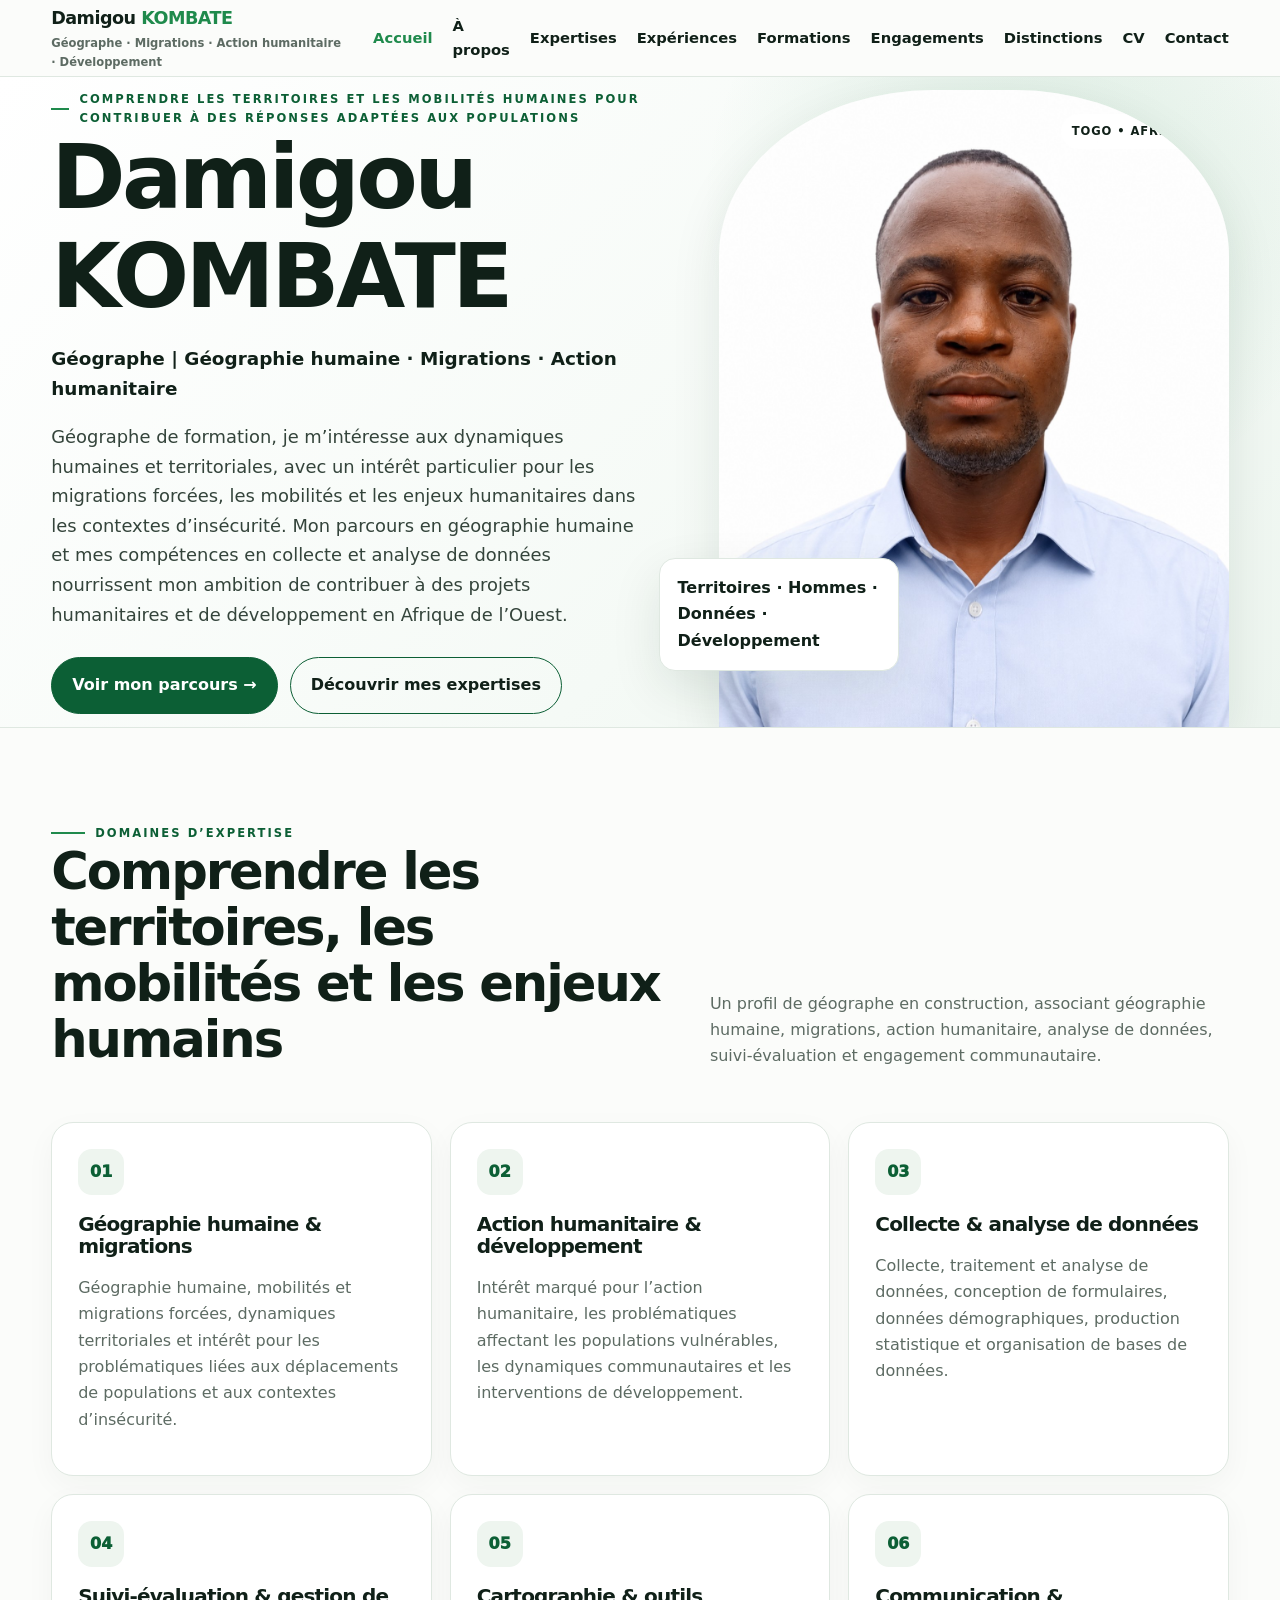
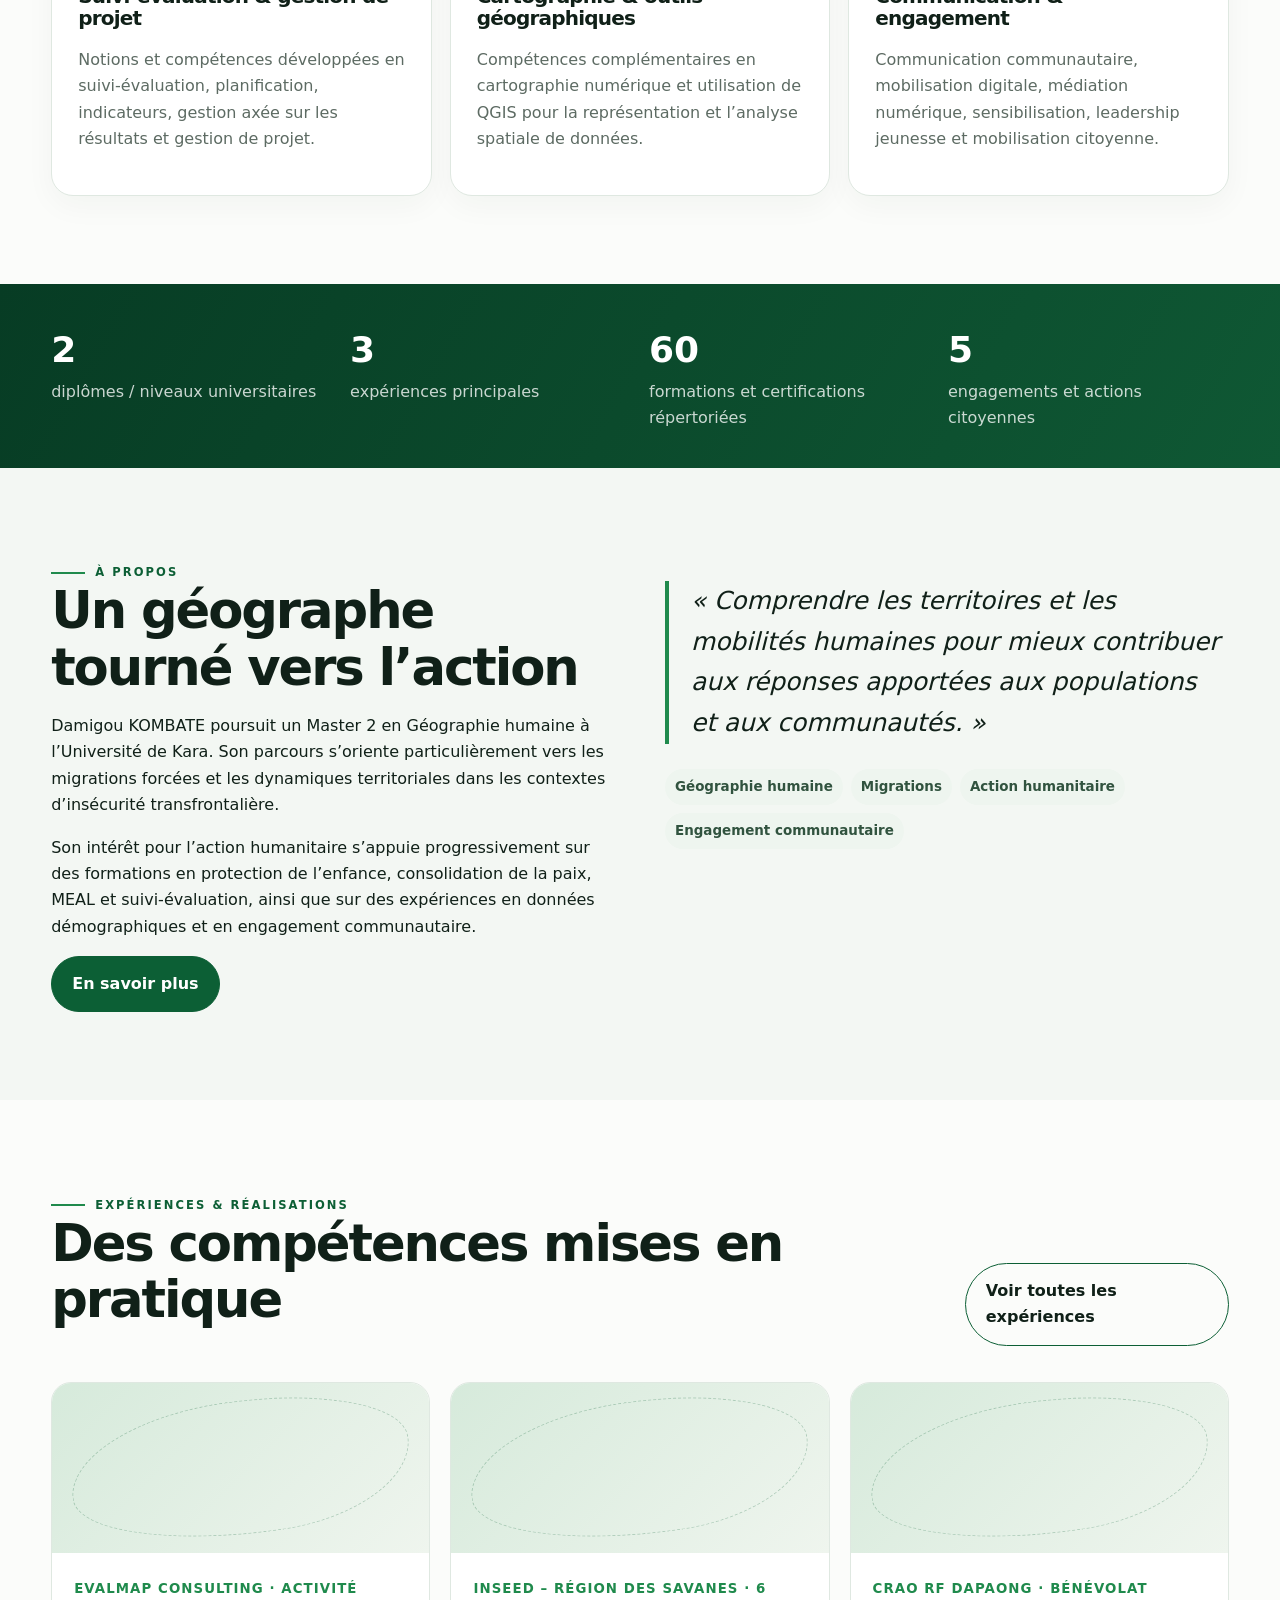
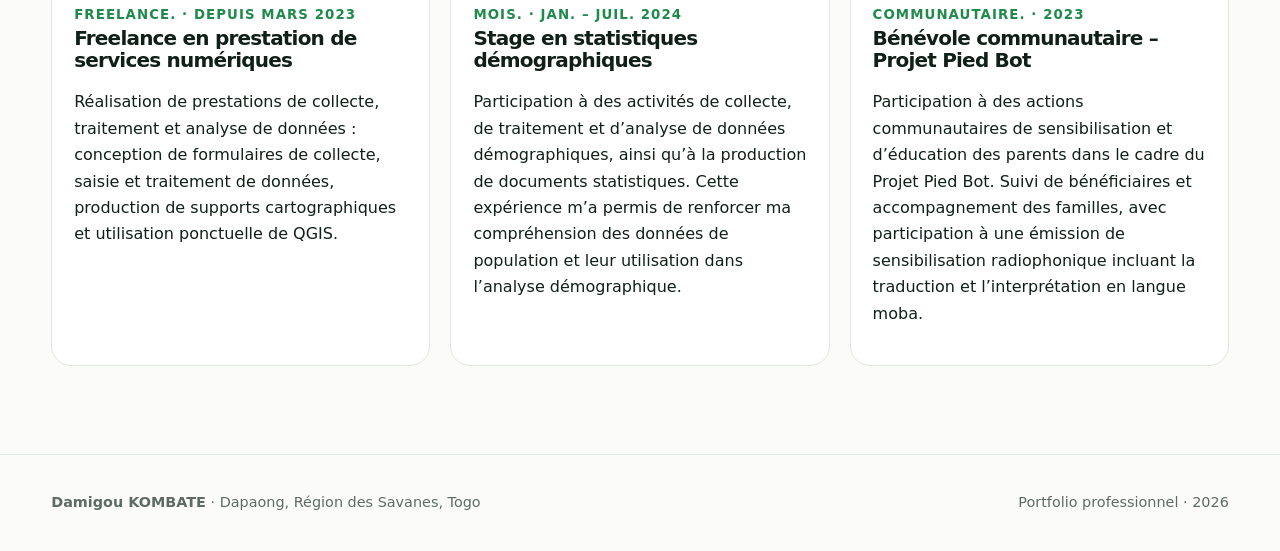
<file: index.html>
<!DOCTYPE html>

<html lang="fr"><head><meta charset="utf-8"/><meta content="width=device-width,initial-scale=1" name="viewport"/><meta content="Portfolio professionnel de Damigou KOMBATE, géographe orienté géographie humaine, migrations, action humanitaire et développement." name="description"/><title>Accueil | Damigou KOMBATE</title><link rel="canonical" href="https://damigoukombate.github.io/"/><meta property="og:type" content="website"/><meta property="og:locale" content="fr_FR"/><meta property="og:site_name" content="Portfolio de Damigou KOMBATE"/><meta property="og:title" content="Damigou KOMBATE | Géographie humaine · Migrations · Action humanitaire"/><meta property="og:description" content="Portfolio professionnel de Damigou KOMBATE, géographe orienté vers la géographie humaine, les migrations, l’action humanitaire et le développement."/><meta property="og:url" content="https://damigoukombate.github.io/"/><meta property="og:image" content="https://damigoukombate.github.io/assets/damigou-kombate-social-preview.jpg?v=2"/><meta property="og:image:secure_url" content="https://damigoukombate.github.io/assets/damigou-kombate-social-preview.jpg?v=2"/><meta property="og:image:type" content="image/jpeg"/><meta property="og:image:width" content="1200"/><meta property="og:image:height" content="630"/><meta property="og:image:alt" content="Damigou KOMBATE — Géographe, géographie humaine, migrations et action humanitaire"/><meta name="twitter:card" content="summary_large_image"/><meta name="twitter:title" content="Damigou KOMBATE | Géographie humaine · Migrations · Action humanitaire"/><meta name="twitter:description" content="Portfolio professionnel de Damigou KOMBATE."/><meta name="twitter:image" content="https://damigoukombate.github.io/assets/damigou-kombate-social-preview.jpg?v=2"/><link href="assets/style.css" rel="stylesheet"/></head><body><header class="topbar"><div class="container nav"><a class="brand" href="index.html"><span data-setting="brand_first">DAMIGOU</span> <b data-setting="brand_last">KOMBATE</b><small data-setting="brand_subtitle">Géographe · Données · SIG · Développement</small></a><nav class="links"><a class="active" href="index.html">Accueil</a><a class="" href="apropos.html">À propos</a><a class="" href="expertises.html">Expertises</a><a class="" href="experiences.html">Expériences</a><a class="" href="formations.html">Formations</a><a class="" href="engagements.html">Engagements</a><a class="" href="distinctions.html">Distinctions</a><a class="" href="cv.html">CV</a><a class="" href="contact.html">Contact</a></nav><button aria-label="Ouvrir le menu" class="menu-btn">☰</button></div></header>
<main><section class="hero"><div class="container hero-grid"><div><div class="eyebrow" data-setting="hero_eyebrow">Comprendre les territoires pour bâtir des solutions durables</div><h1 data-setting="name">DAMIGOU <span>KOMBATE</span></h1><div class="tagline" data-setting="hero_tagline">Géographe | Données · SIG · Migrations · Développement</div><p class="lead" data-setting="hero_text">Je mobilise la géographie, l’analyse de données et la cartographie pour mieux comprendre les dynamiques humaines et territoriales, avec un intérêt particulier pour les migrations, le développement et les enjeux de l’Afrique de l’Ouest.</p><div class="actions"><a class="btn primary" href="experiences.html">Voir mon parcours →</a><a class="btn" href="expertises.html">Découvrir mes expertises</a></div></div><div class="portrait-wrap"><div class="portrait-card"><img alt="Portrait professionnel de Damigou KOMBATE" data-setting-src="portrait" src="assets/portrait-damigou-kombate.png"/></div><div class="floating-note">Territoires · Hommes · Données · Développement</div></div></div></section>
<section class="section"><div class="container"><div class="section-head"><div><div class="eyebrow">Domaines d’expertise</div><h2>Comprendre les territoires, les mobilités et les enjeux humains</h2></div><p>Un profil de géographe en construction, associant géographie humaine, migrations, action humanitaire, analyse de données, suivi-évaluation et engagement communautaire.</p></div><div class="cards" data-cms-list="expertises"><article class="card"><h3>Chargement…</h3></article></div></div></section>
<section class="stats"><div class="container stats-grid"><div class="stat"><b data-count="academic_education">2</b><span>diplômes / niveaux universitaires</span></div><div class="stat"><b data-count="experiences">3</b><span>expériences principales</span></div><div class="stat"><b data-count="all_formations">60</b><span>formations et certifications répertoriées</span></div><div class="stat"><b data-count="engagements">7</b><span>engagements et actions citoyennes</span></div></div></section>
<section class="section alt"><div class="container split"><div><div class="eyebrow">À propos</div><h2>Un géographe tourné vers l’action</h2><p>Damigou KOMBATE poursuit un Master 2 en Géographie humaine à l’Université de Kara. Son parcours s’oriente particulièrement vers les migrations forcées et les dynamiques territoriales dans les contextes d’insécurité transfrontalière.</p><p>Son intérêt pour l’action humanitaire s’appuie progressivement sur des formations en protection de l’enfance, consolidation de la paix, MEAL et suivi-évaluation, ainsi que sur des expériences en données démographiques et en engagement communautaire.</p><a class="btn primary" href="apropos.html">En savoir plus</a></div><div><p class="quote">« Comprendre les territoires et les mobilités humaines pour mieux contribuer aux réponses apportées aux populations et aux communautés. »</p><div class="pill-row"><span class="pill">Géographie humaine</span><span class="pill">Migrations</span><span class="pill">Action humanitaire</span><span class="pill">Engagement communautaire</span></div></div></div></section>
<section class="section"><div class="container"><div class="section-head"><div><div class="eyebrow">Expériences &amp; réalisations</div><h2>Des compétences mises en pratique</h2></div><a class="btn" href="experiences.html">Voir toutes les expériences</a></div><div class="project-grid" data-home-experiences><article class="project"><div class="project-body"><h3>Chargement…</h3></div></article></div></div></section></main><footer class="footer"><div class="container footer-row"><div><strong data-setting="name">Damigou KOMBATE</strong> · <span data-setting="location">Dapaong, Région des Savanes, Togo</span></div><div>Portfolio professionnel · <span data-year=""></span></div></div></footer><script src="assets/main.js"></script><script src="assets/cms-content.js"></script></body></html>
</file>
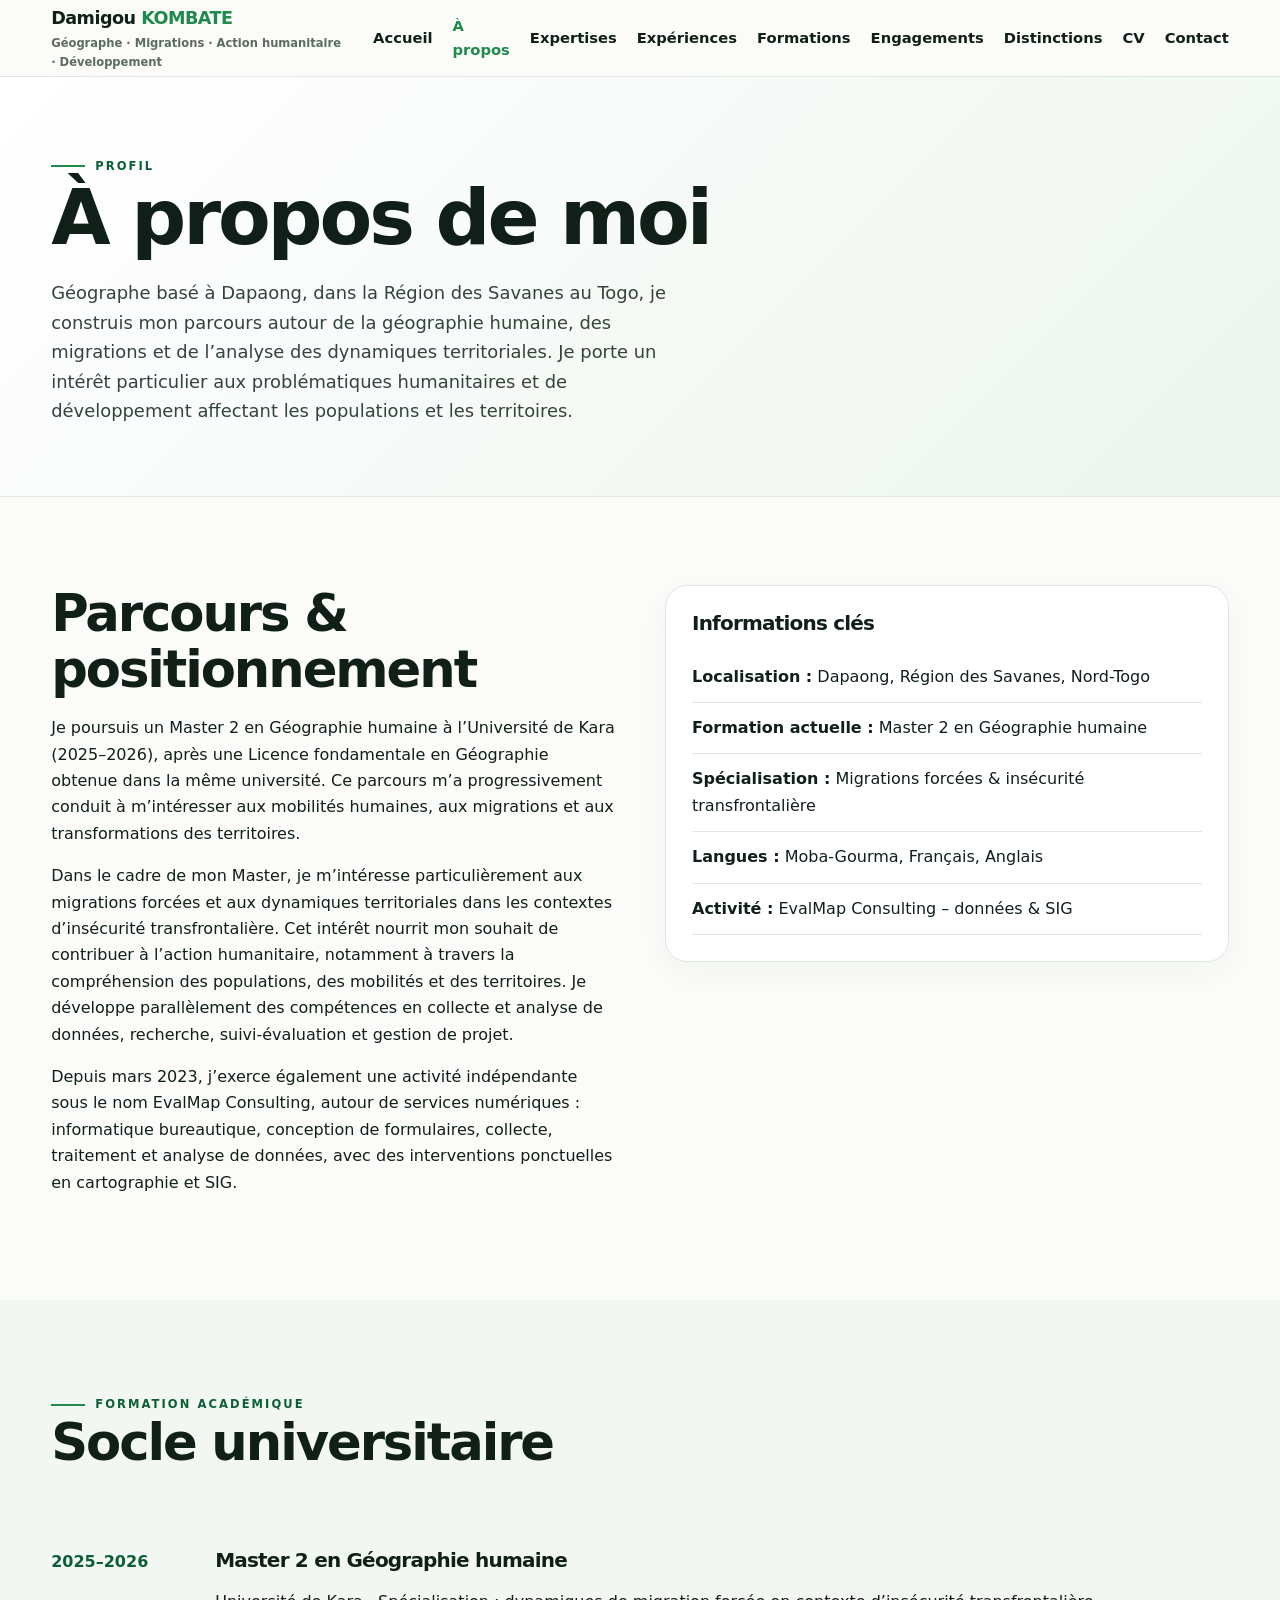
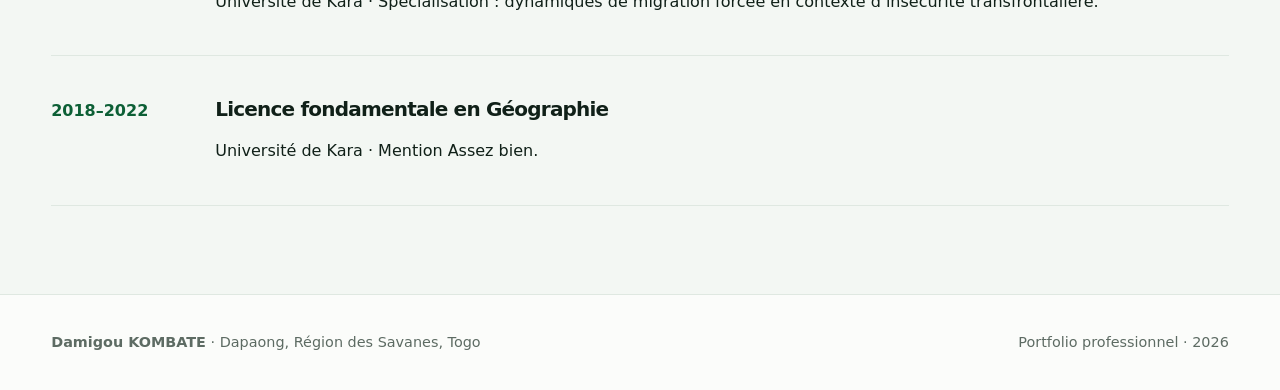
<file: apropos.html>
<!DOCTYPE html>

<html lang="fr"><head><meta charset="utf-8"/><meta content="width=device-width,initial-scale=1" name="viewport"/><meta content="Découvrez le parcours de Damigou KOMBATE, géographe basé à Dapaong au Togo, formé en géographie humaine et intéressé par les migrations forcées, les données et le SIG." name="description"/><title>À propos | Géographe à Dapaong | Damigou KOMBATE</title><link href="assets/style.css" rel="stylesheet"/><link href="https://damigoukombate.github.io/apropos.html" rel="canonical"/><meta content="website" property="og:type"/><meta content="À propos | Géographe à Dapaong | Damigou KOMBATE" property="og:title"/><meta content="Découvrez le parcours de Damigou KOMBATE, géographe basé à Dapaong au Togo, formé en géographie humaine et intéressé par les migrations forcées, les données et le SIG." property="og:description"/><meta content="https://damigoukombate.github.io/apropos.html" property="og:url"/><meta content="summary" name="twitter:card"/></head><body><header class="topbar"><div class="container nav"><a class="brand" href="index.html"><span data-setting="brand_first">DAMIGOU</span> <b data-setting="brand_last">KOMBATE</b><small data-setting="brand_subtitle">Géographe · Données · SIG · Développement</small></a><nav class="links"><a class="" href="index.html">Accueil</a><a class="active" href="apropos.html">À propos</a><a class="" href="expertises.html">Expertises</a><a class="" href="experiences.html">Expériences</a><a class="" href="formations.html">Formations</a><a class="" href="engagements.html">Engagements</a><a class="" href="distinctions.html">Distinctions</a><a class="" href="cv.html">CV</a><a class="" href="contact.html">Contact</a></nav><button aria-label="Ouvrir le menu" class="menu-btn">☰</button></div></header><main><section class="page-hero"><div class="container"><div class="eyebrow">Profil</div><h1>À propos de moi</h1><p class="lead" data-setting="about_lead">Géographe basé à Dapaong, Région des Savanes, avec un parcours orienté géographie humaine, données, SIG et développement.</p></div></section><section class="section"><div class="container split"><div><h2>Parcours &amp; positionnement</h2><p data-setting="about_p1">Je poursuis un Master 2 en Géographie humaine à l’Université de Kara (2025–2026), après une Licence fondamentale en Géographie obtenue à la même université.</p><p data-setting="about_p2">Ma spécialisation porte sur les dynamiques de migration forcée dans un contexte d’insécurité transfrontalière. Je développe parallèlement des compétences en analyse de données, cartographie numérique, recherche, suivi-évaluation et gestion de projet.</p><p data-setting="about_p3">Depuis mars 2023, j’exerce également une activité indépendante sous le nom <strong>EvalMap Consulting</strong>, centrée sur les services de données, la conception de formulaires, l’analyse et la cartographie QGIS.</p></div><div class="card"><h3>Informations clés</h3><ul class="list-clean"><li><strong>Localisation :</strong> Dapaong, Région des Savanes, Nord-Togo</li><li><strong>Formation actuelle :</strong> Master 2 en Géographie humaine</li><li><strong>Spécialisation :</strong> Migrations forcées &amp; insécurité transfrontalière</li><li><strong>Langues :</strong> Moba-Gourma, Français, Anglais</li><li><strong>Activité :</strong> EvalMap Consulting – données &amp; SIG</li></ul></div></div></section><section class="section alt"><div class="container"><div class="section-head"><div><div class="eyebrow">Formation académique</div><h2>Socle universitaire</h2></div></div><div class="timeline"><div class="timeline-item"><div class="date">2025–2026</div><div><h3>Master 2 en Géographie humaine</h3><p>Université de Kara · Spécialisation : dynamiques de migration forcée en contexte d’insécurité transfrontalière.</p></div></div><div class="timeline-item"><div class="date">2018–2022</div><div><h3>Licence fondamentale en Géographie</h3><p>Université de Kara · Mention Assez bien.</p></div></div></div></div></section></main><footer class="footer"><div class="container footer-row"><div><strong data-setting="name">Damigou KOMBATE</strong> · <span data-setting="location">Dapaong, Région des Savanes, Togo</span></div><div>Portfolio professionnel · <span data-year=""></span></div></div></footer><script src="assets/main.js"></script><script src="assets/cms-content.js"></script></body></html>
</file>
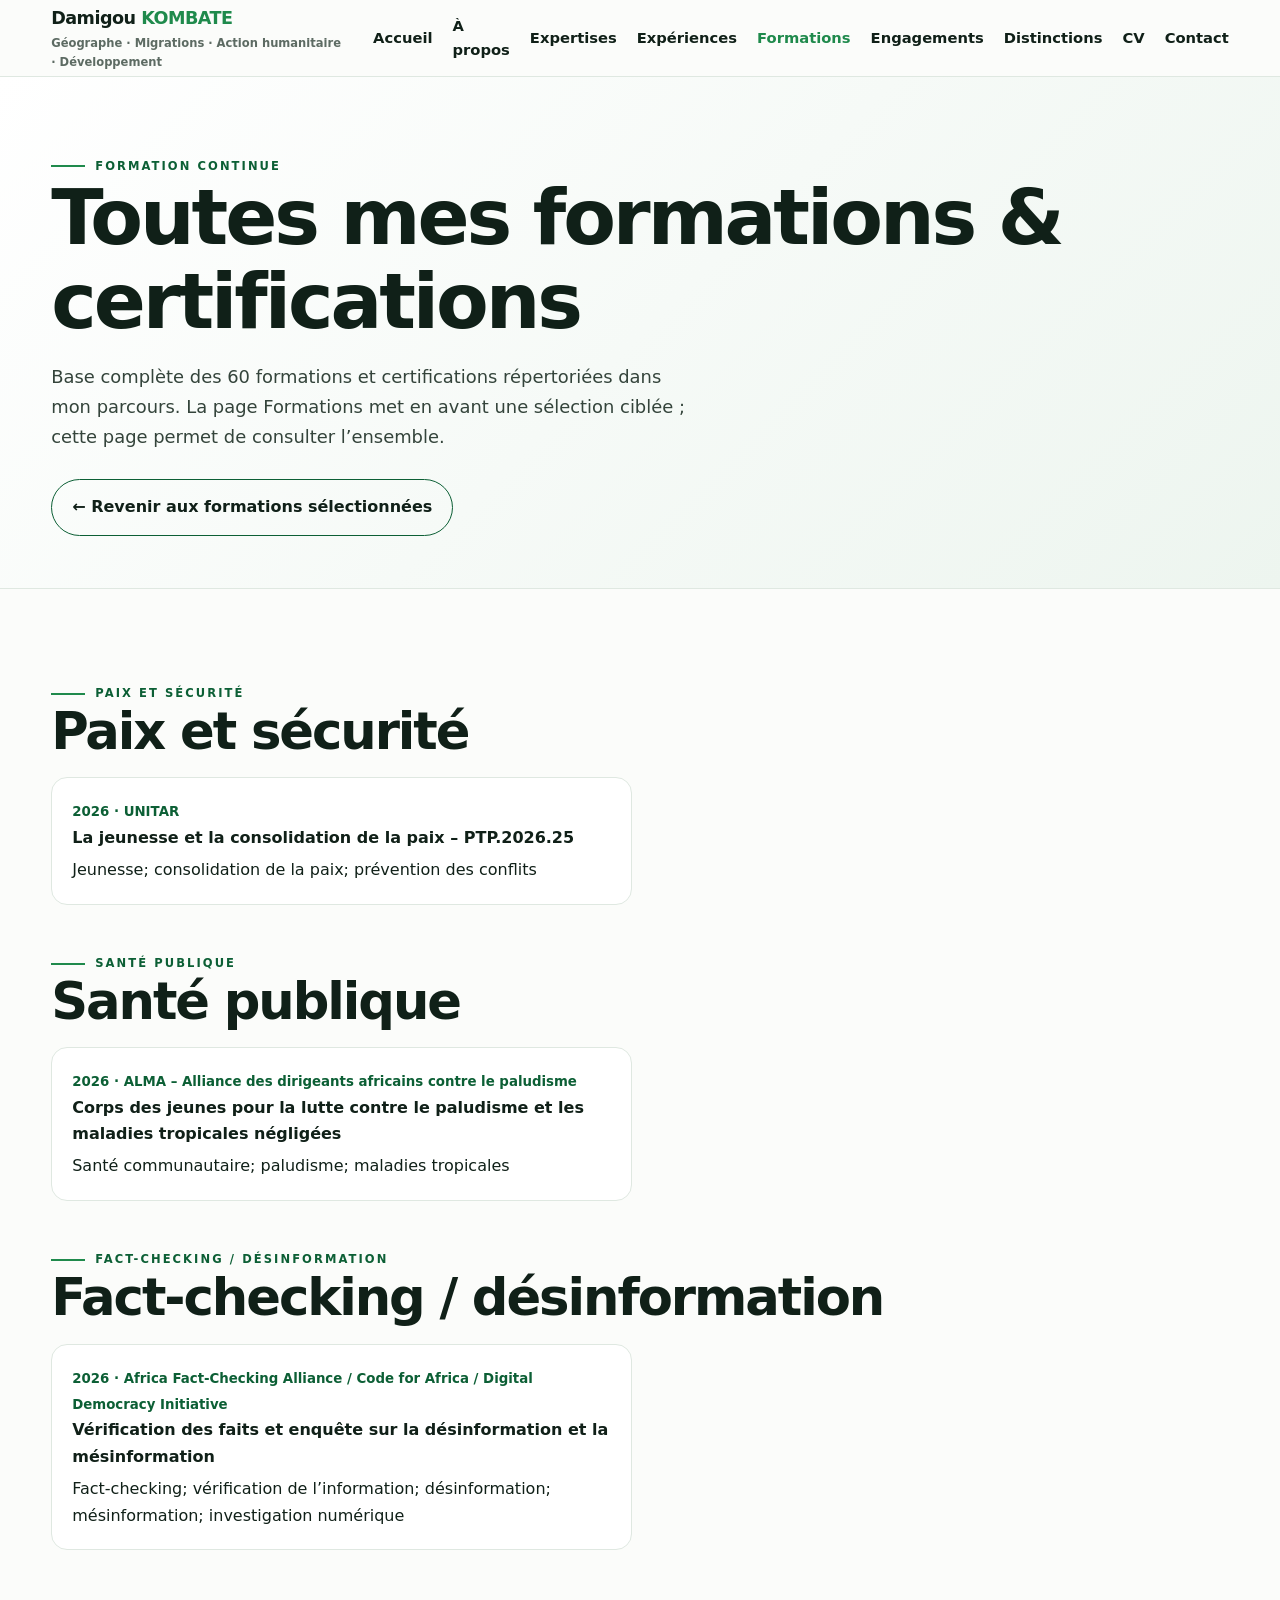
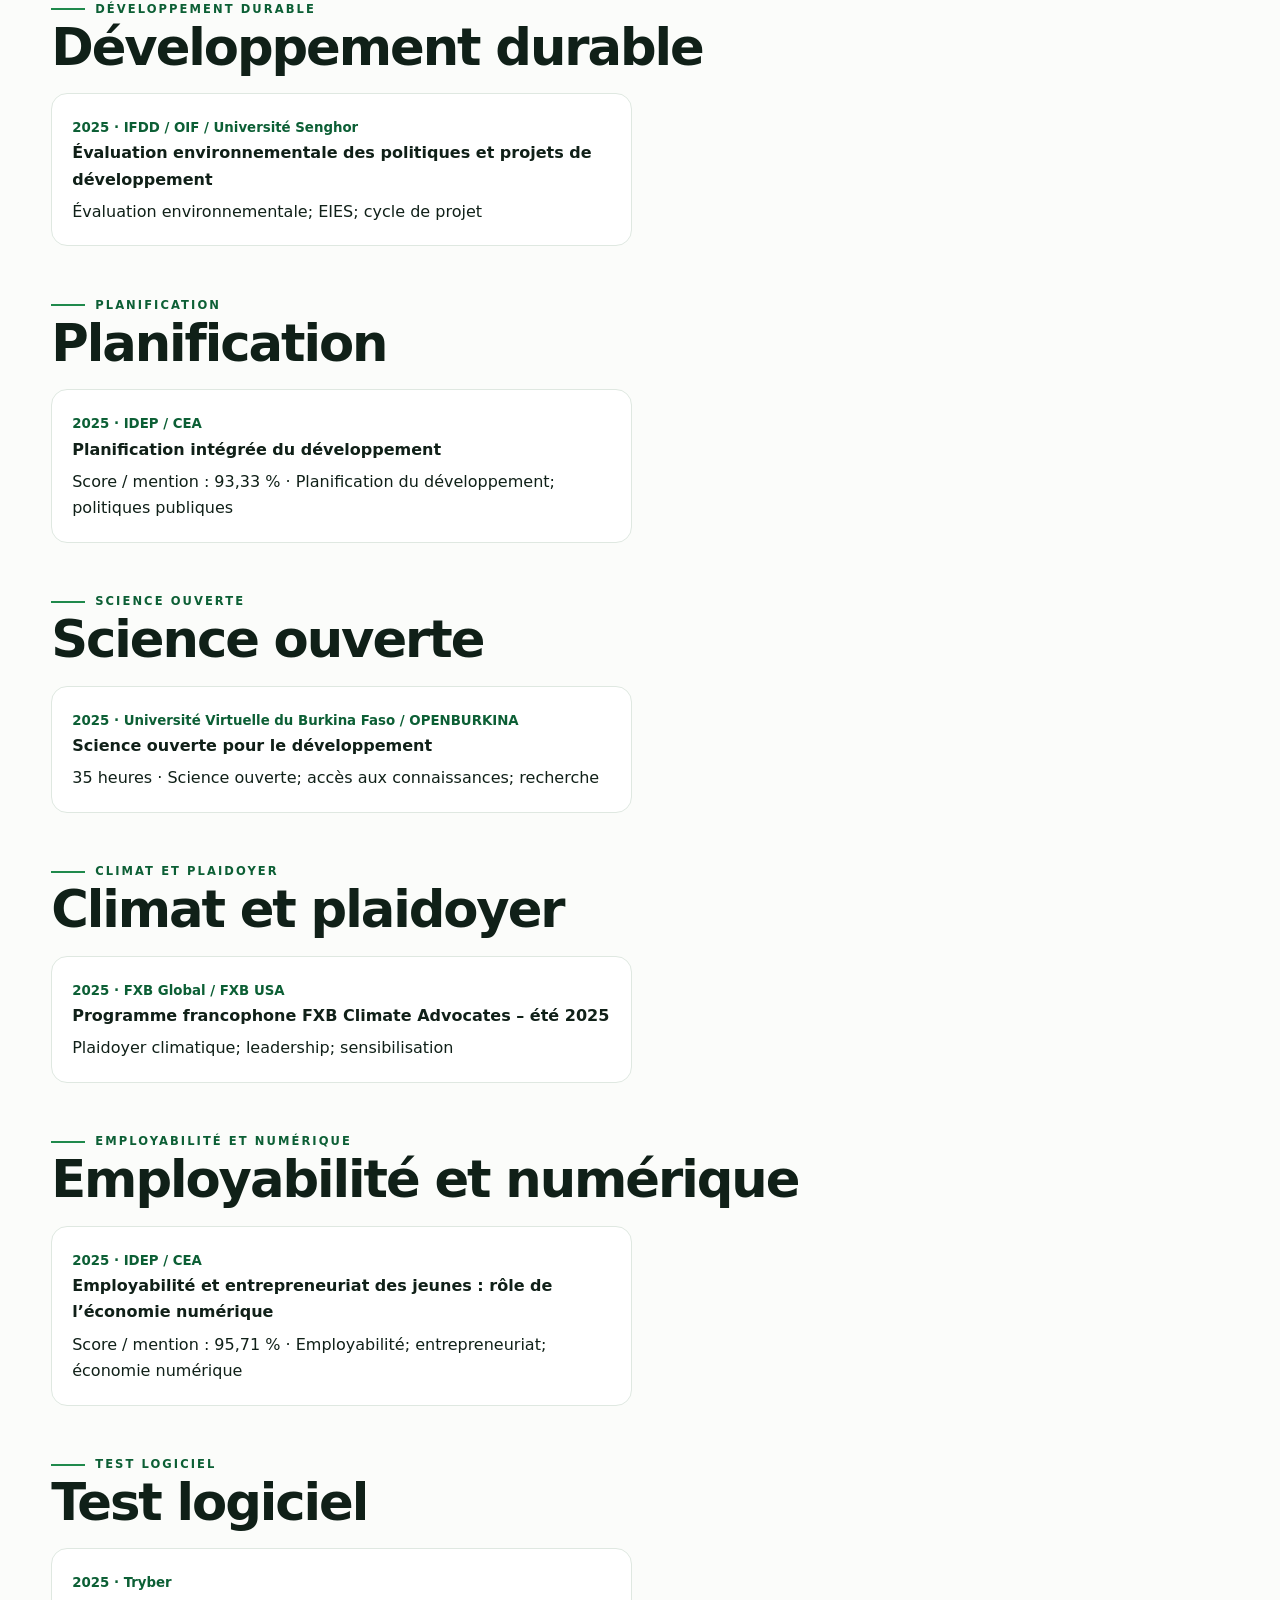
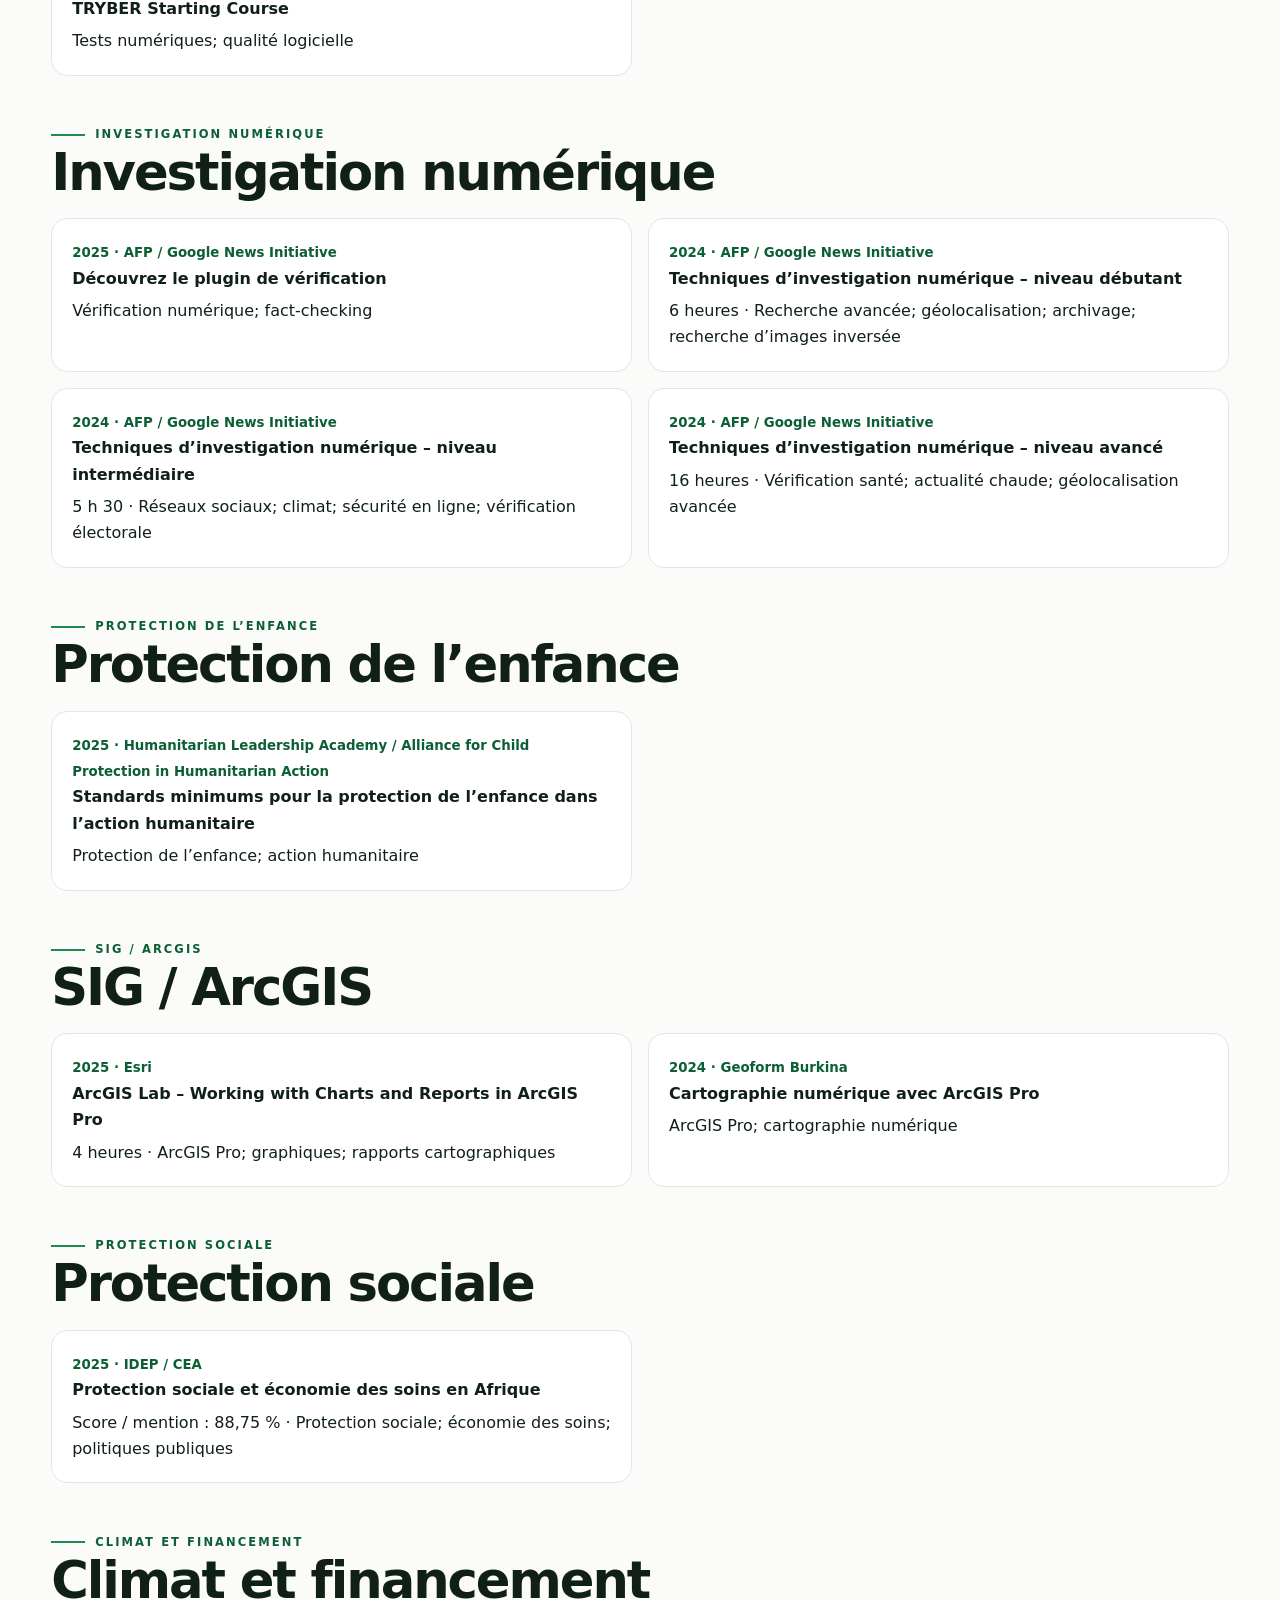
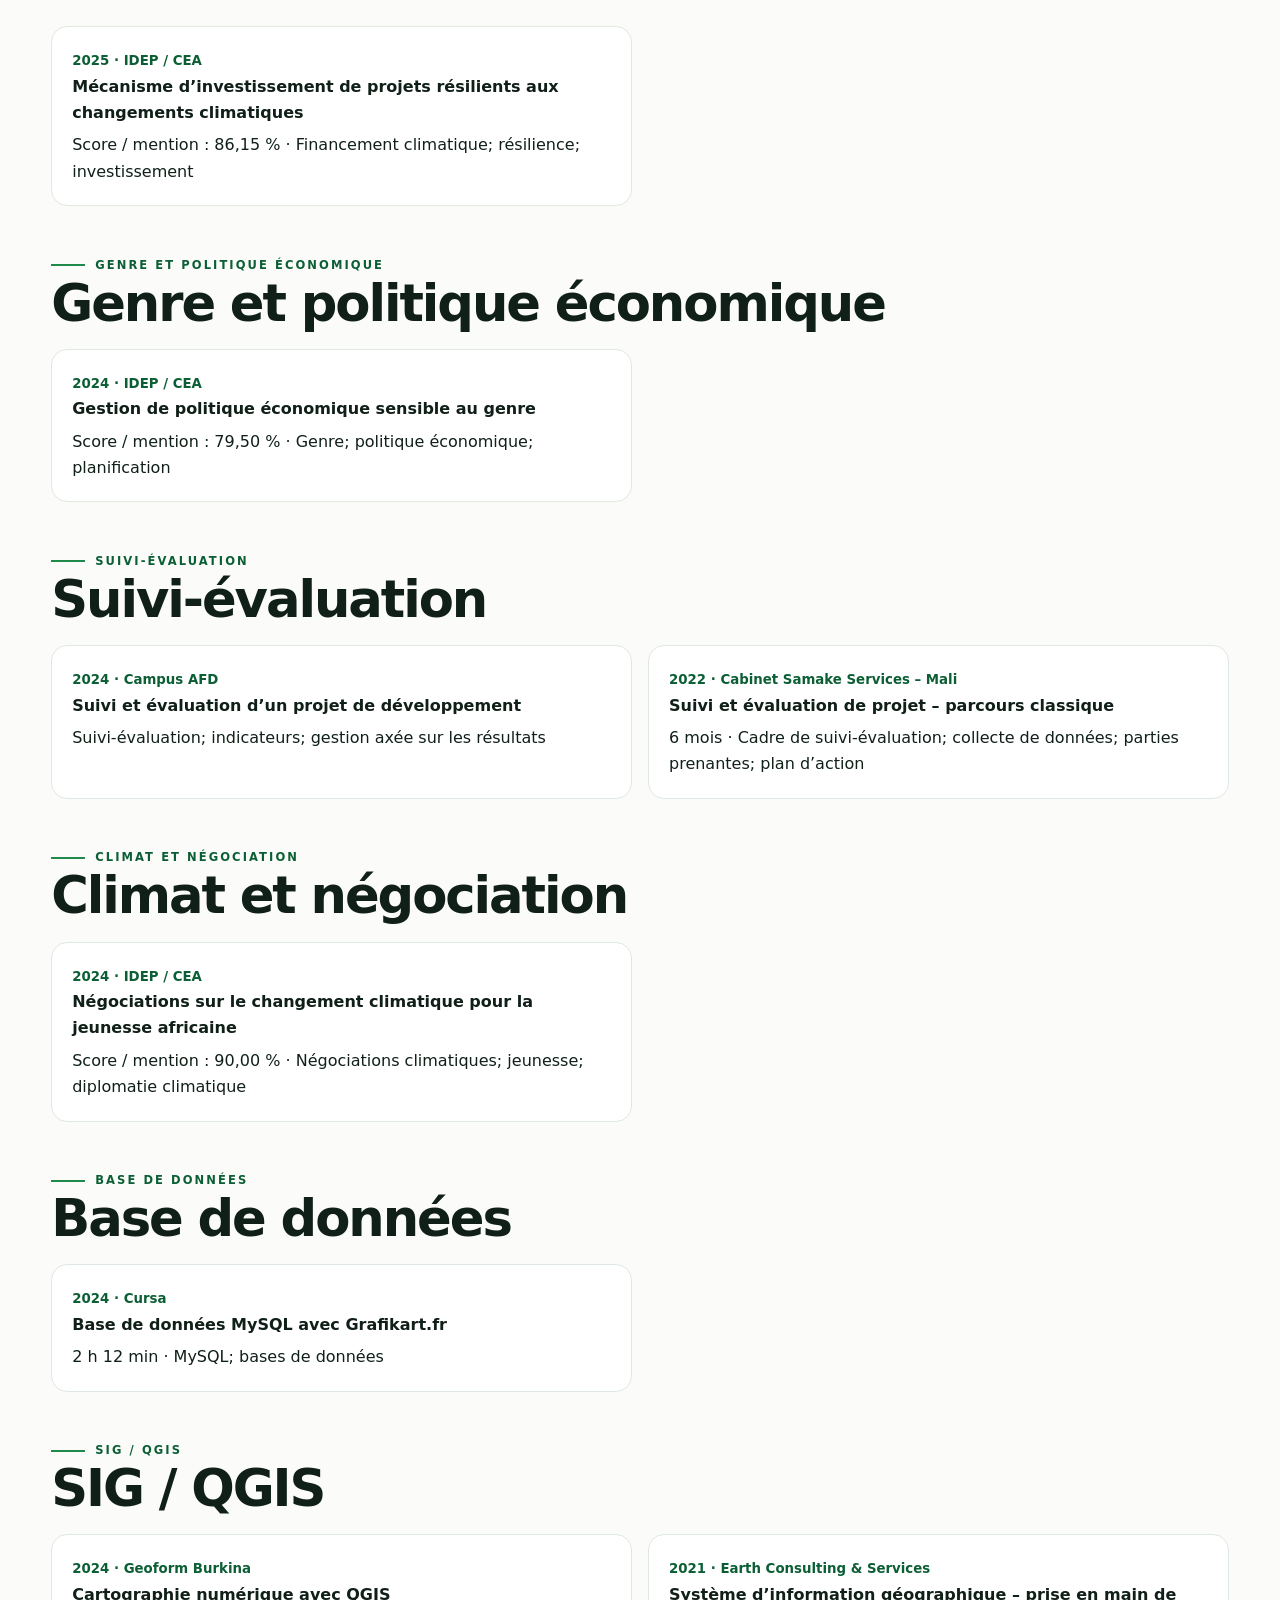
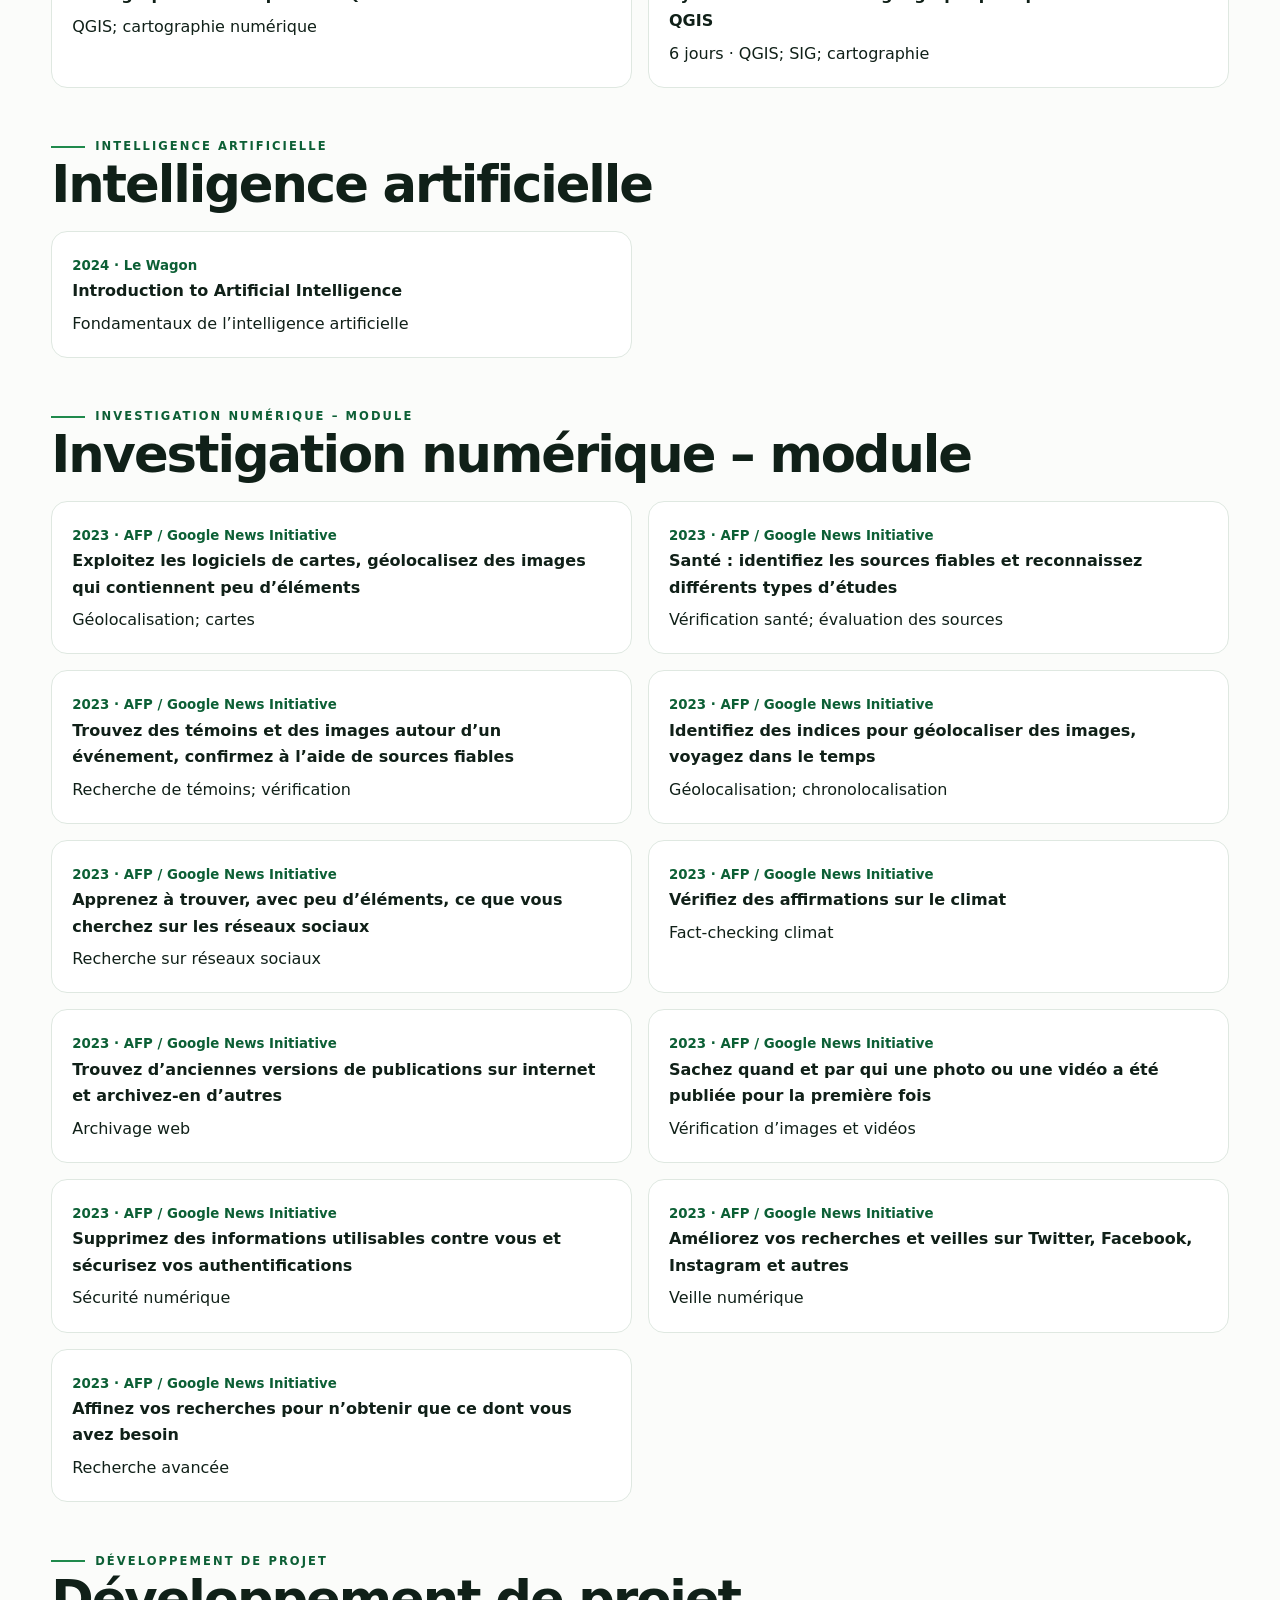
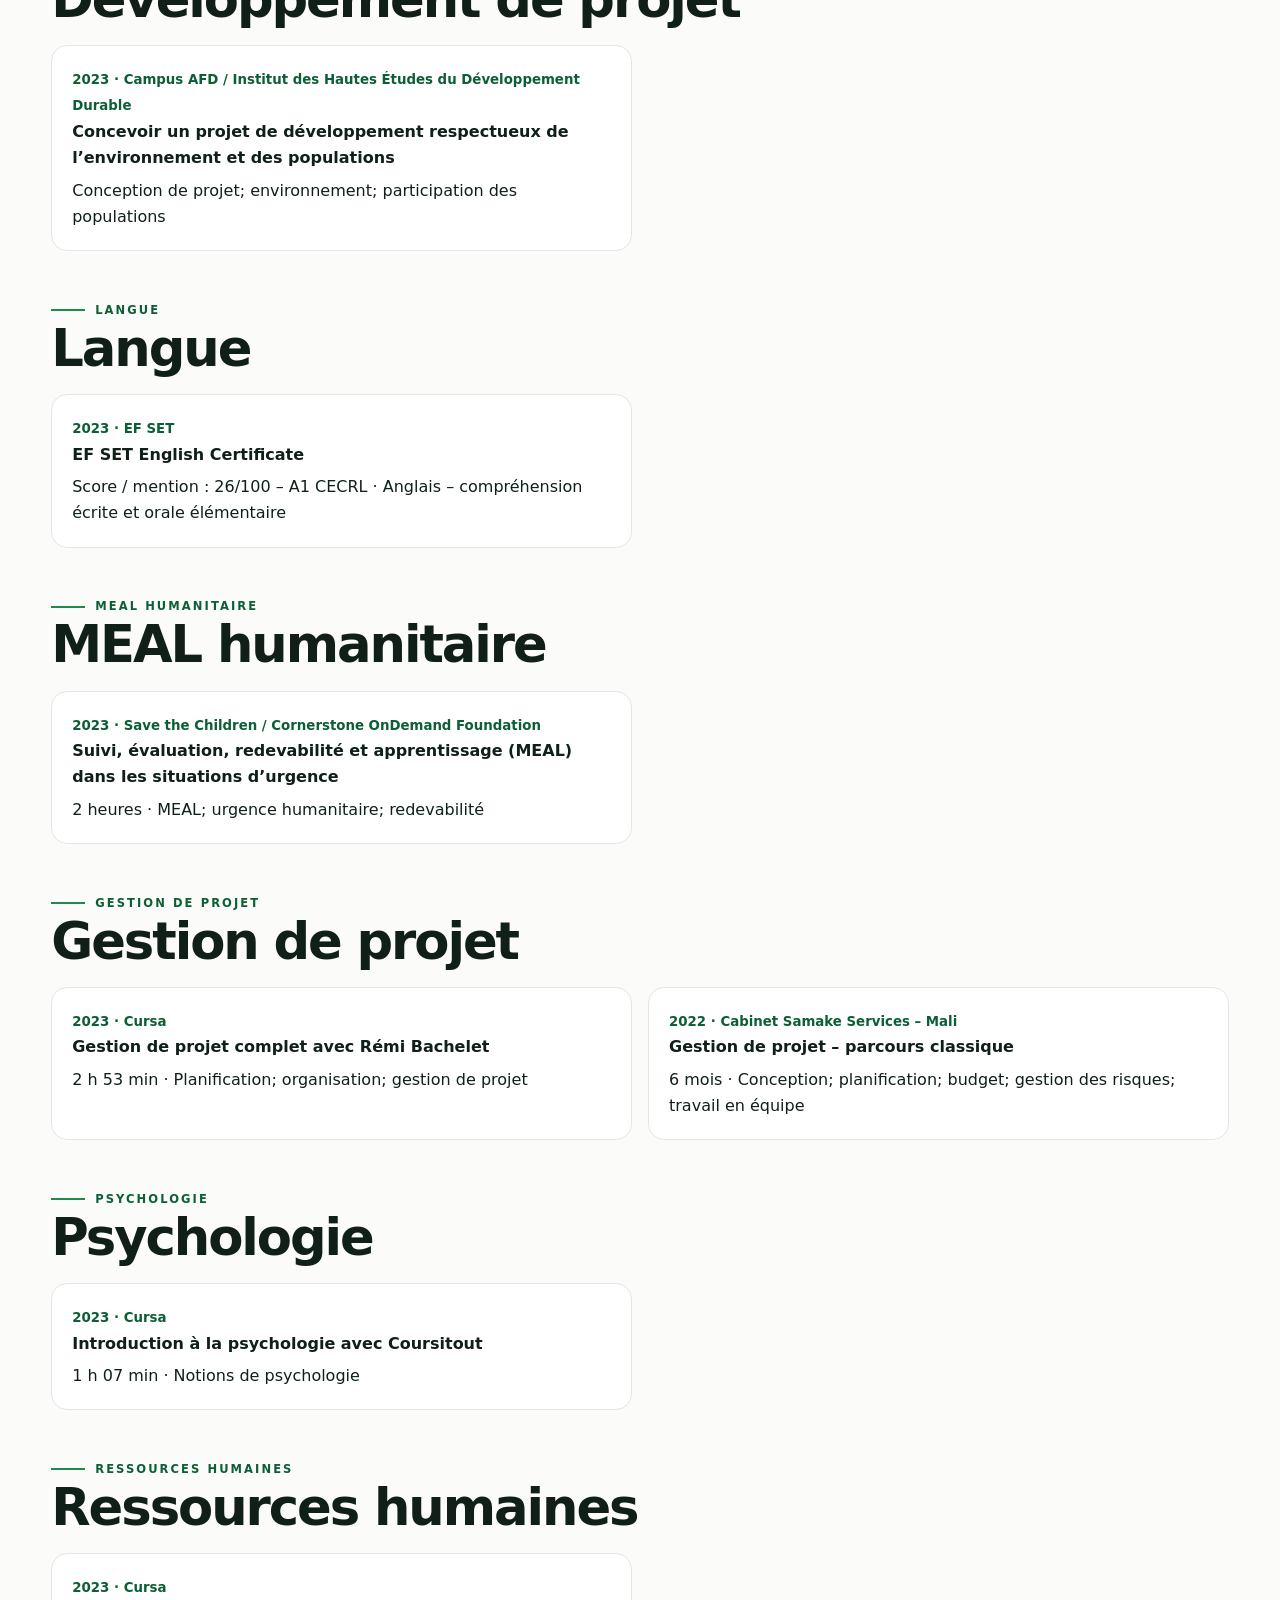
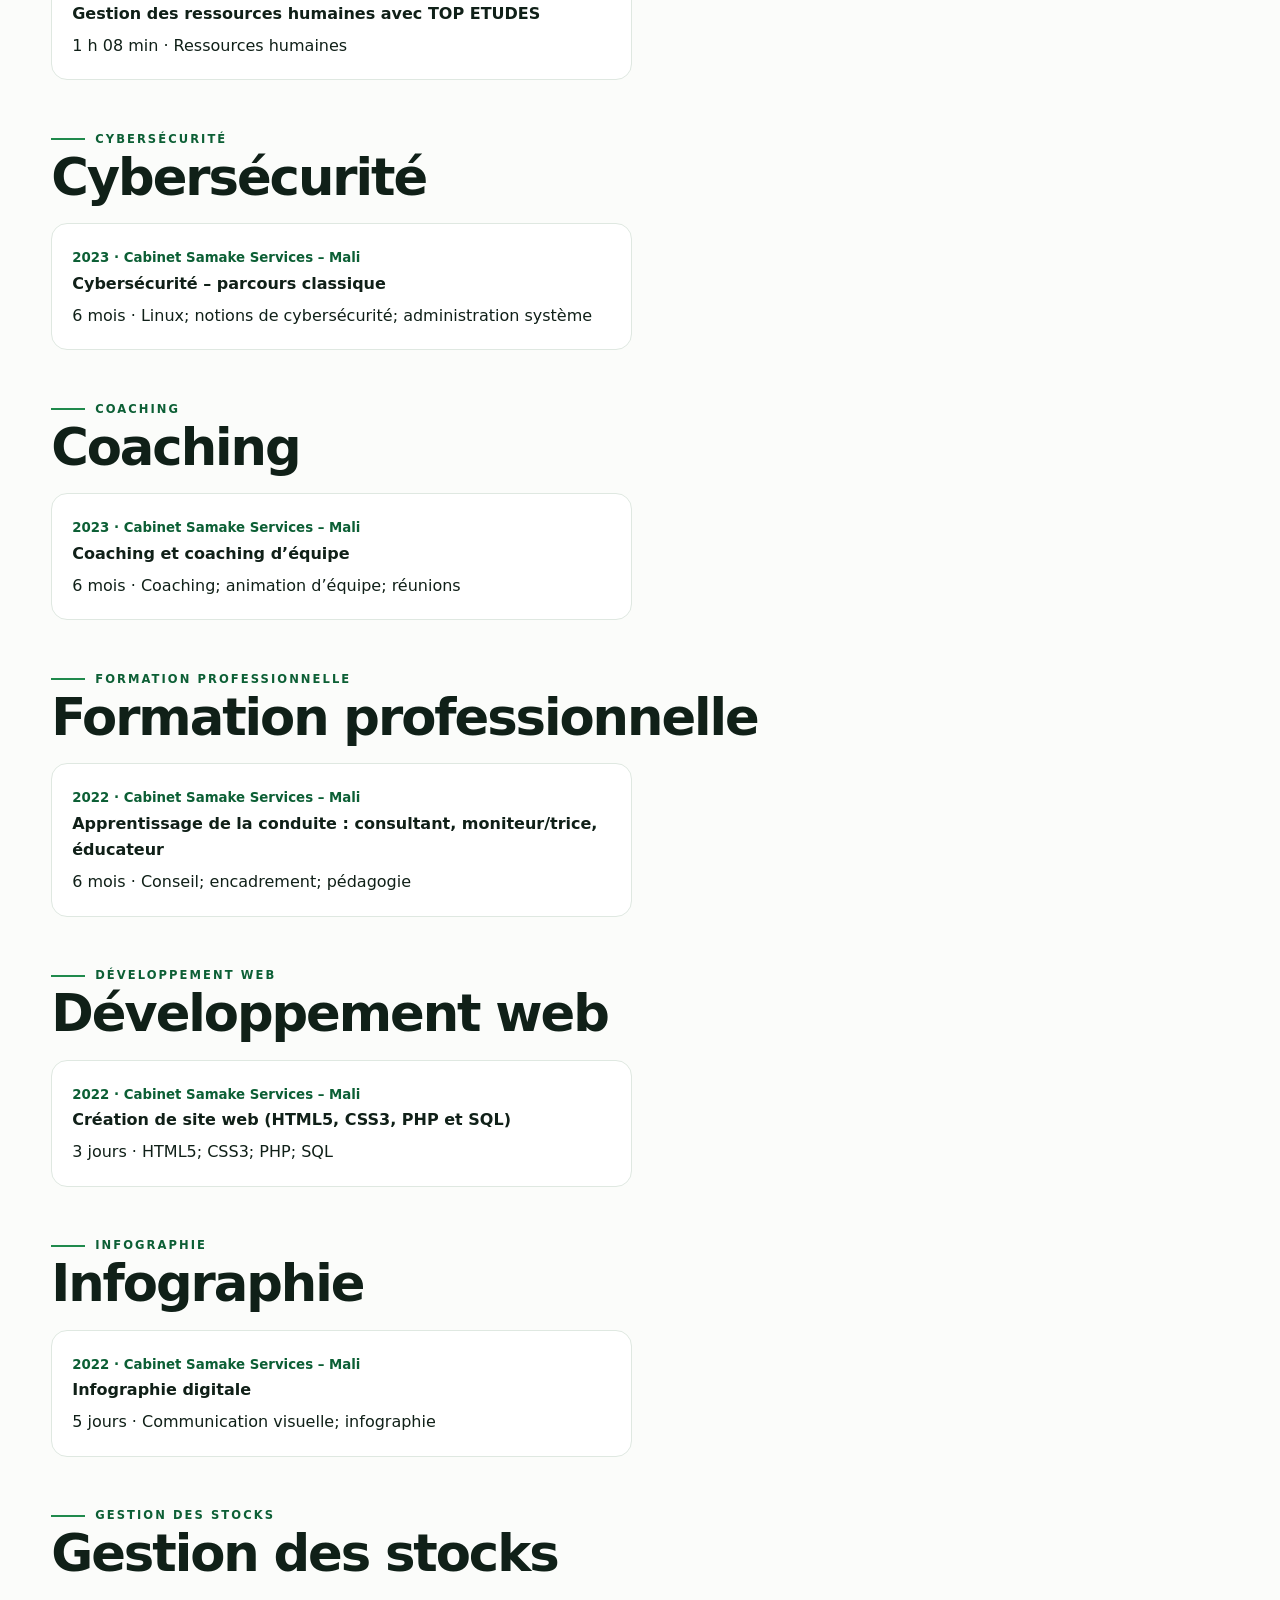
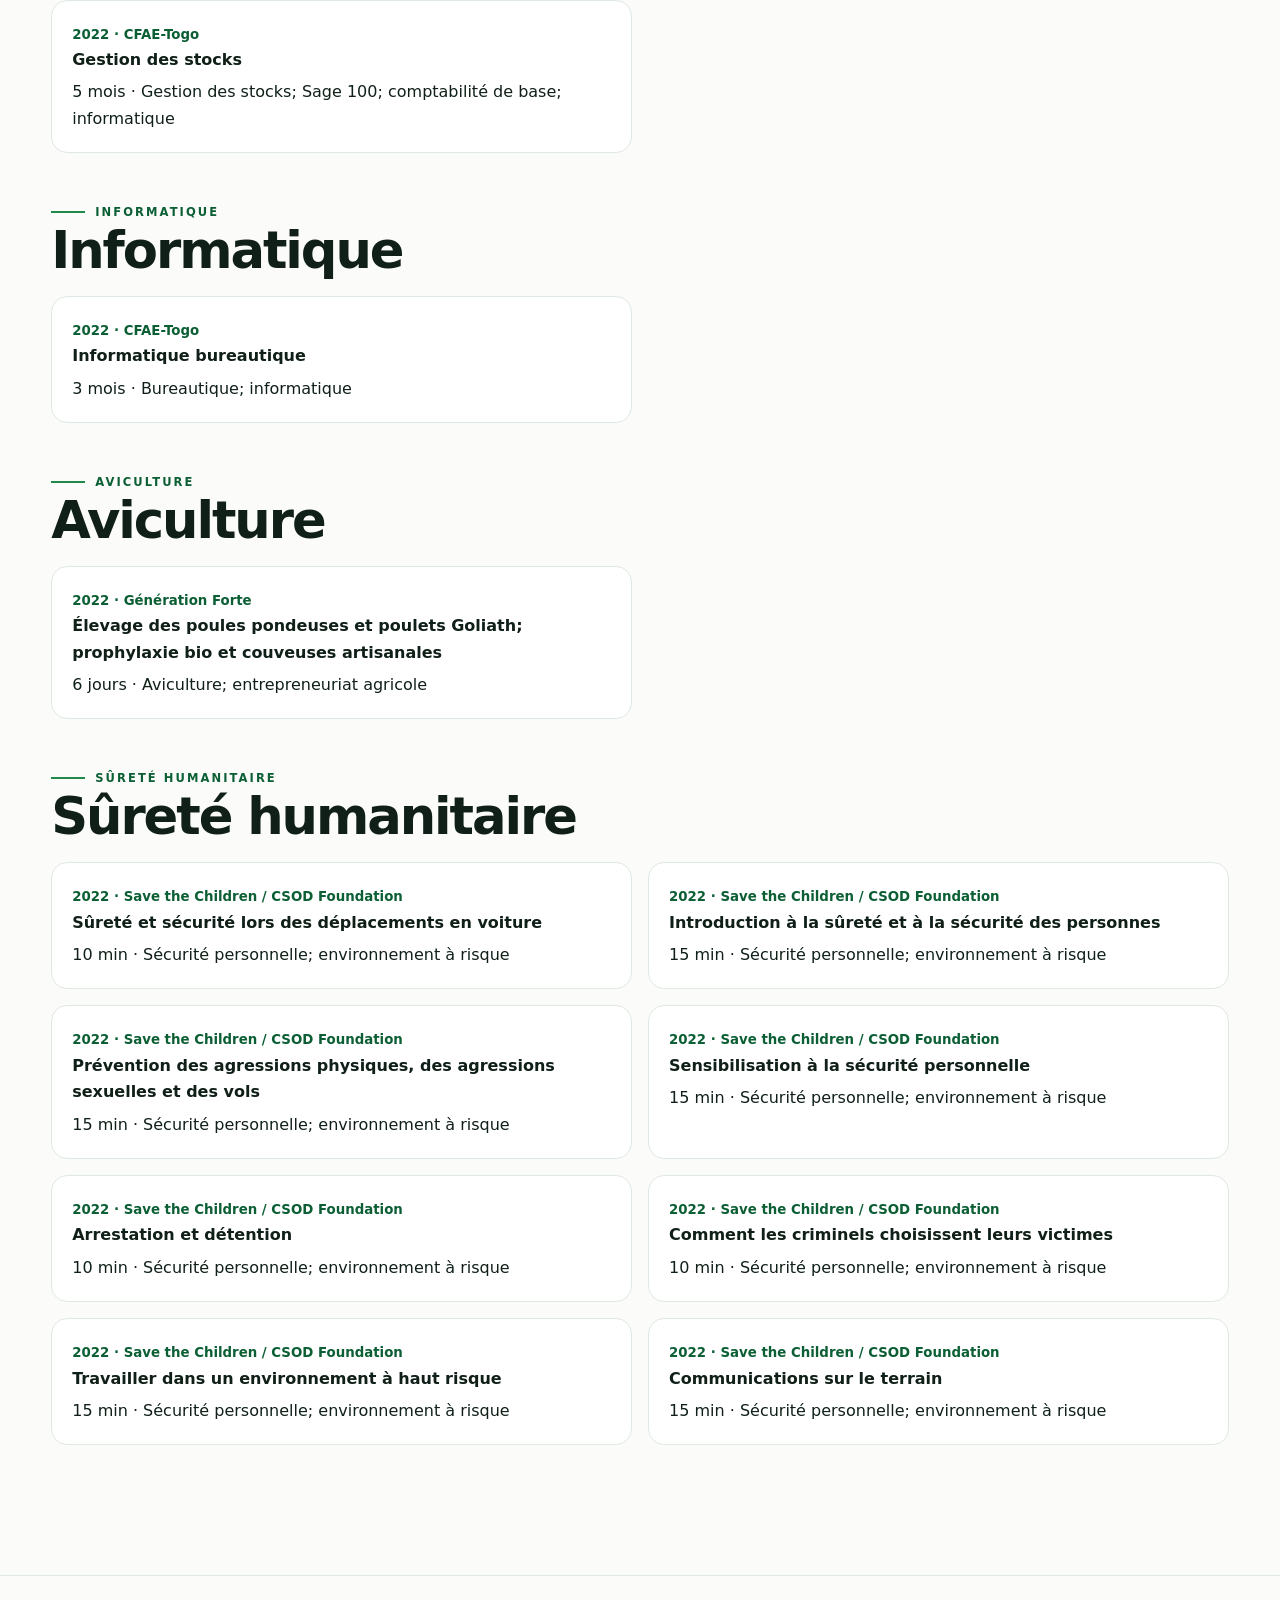
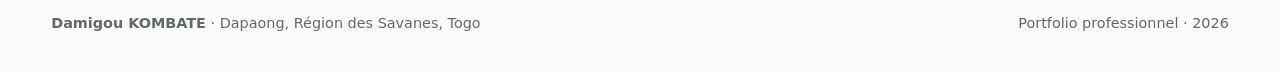
<file: certifications.html>
<!DOCTYPE html><html lang="fr"><head><meta charset="utf-8"/><meta content="width=device-width,initial-scale=1" name="viewport"/><meta name="description" content="Liste complète des formations et certifications suivies par Damigou KOMBATE : action humanitaire, suivi-évaluation, développement, données, climat et compétences complémentaires."/><title>Toutes les formations & certifications | Damigou KOMBATE</title><link href="assets/style.css" rel="stylesheet"/><link rel="canonical" href="https://damigoukombate.github.io/certifications.html"/></head><body>
<header class="topbar"><div class="container nav"><a class="brand" href="index.html"><span data-setting="brand_first">DAMIGOU</span> <b data-setting="brand_last">KOMBATE</b><small data-setting="brand_subtitle">Géographe · Migrations · Action humanitaire · Développement</small></a><nav class="links"><a href="index.html">Accueil</a><a href="apropos.html">À propos</a><a href="expertises.html">Expertises</a><a href="experiences.html">Expériences</a><a class="active" href="formations.html">Formations</a><a href="engagements.html">Engagements</a><a href="distinctions.html">Distinctions</a><a href="cv.html">CV</a><a href="contact.html">Contact</a></nav><button aria-label="Ouvrir le menu" class="menu-btn">☰</button></div></header>
<main><section class="page-hero"><div class="container"><div class="eyebrow">Formation continue</div><h1>Toutes mes formations &amp; certifications</h1><p class="lead">Base complète des 60 formations et certifications répertoriées dans mon parcours. La page Formations met en avant une sélection ciblée ; cette page permet de consulter l’ensemble.</p><div class="actions"><a class="btn" href="formations.html">← Revenir aux formations sélectionnées</a></div></div></section>
<section class="section"><div class="container" data-all-formations><p>Chargement des formations…</p></div></section></main>
<footer class="footer"><div class="container footer-row"><div><strong data-setting="name">Damigou KOMBATE</strong> · <span data-setting="location">Dapaong, Région des Savanes, Togo</span></div><div>Portfolio professionnel · <span data-year></span></div></div></footer><script src="assets/main.js"></script><script src="assets/cms-content.js"></script></body></html>
</file>
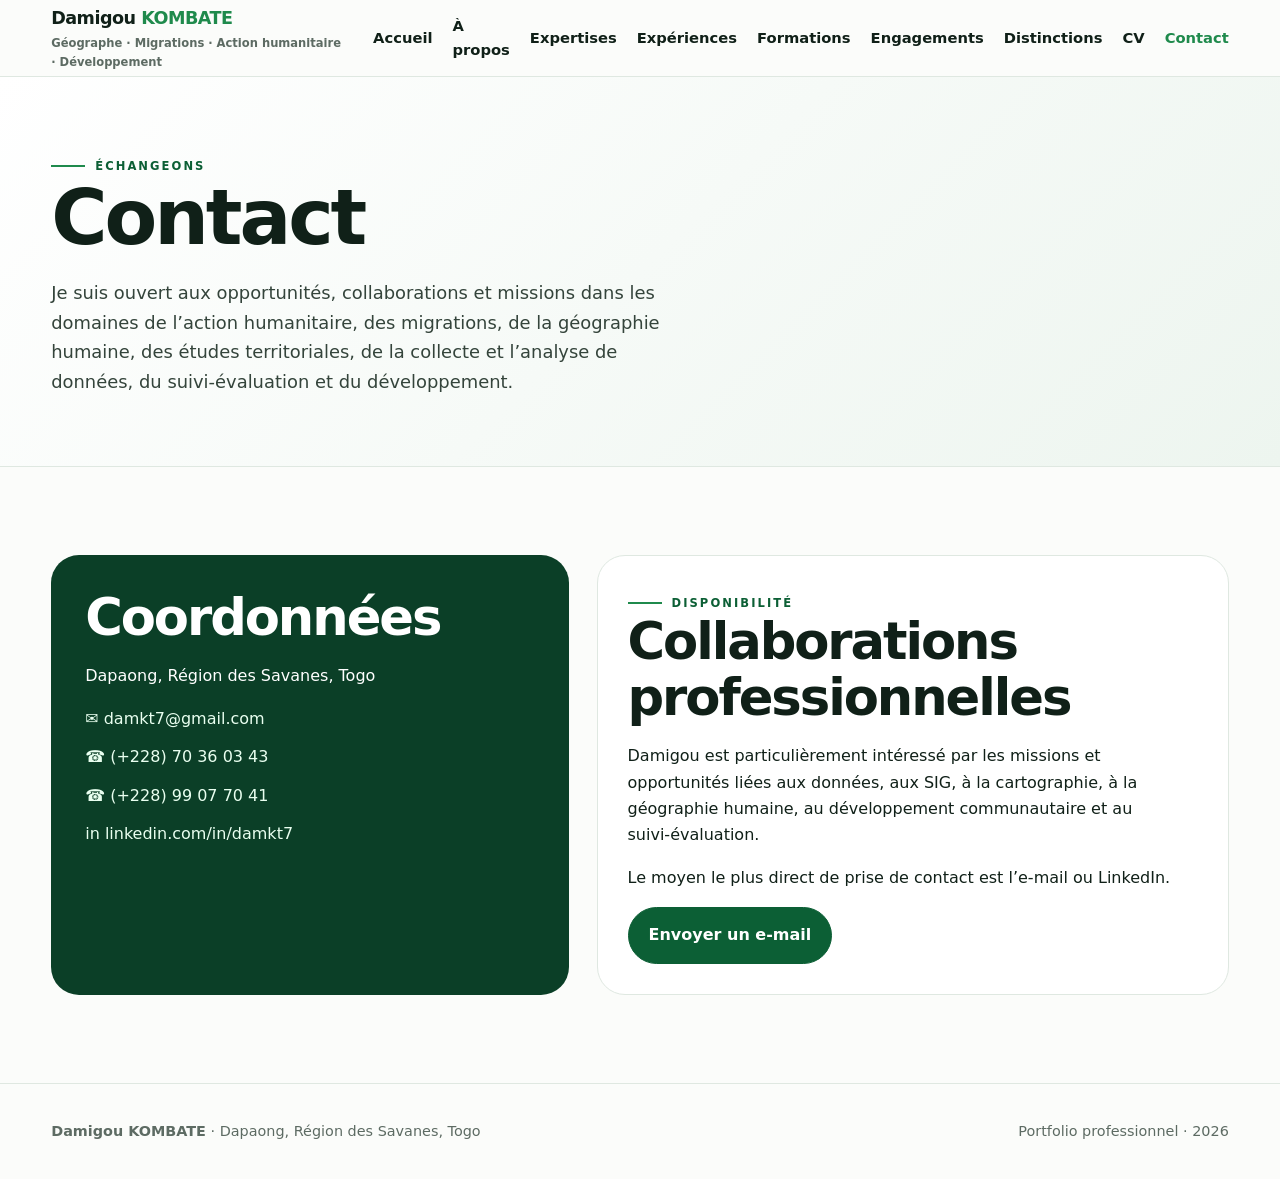
<file: contact.html>
<!DOCTYPE html>

<html lang="fr"><head><meta charset="utf-8"/><meta content="width=device-width,initial-scale=1" name="viewport"/><meta content="Contactez Damigou KOMBATE à Dapaong, Togo, pour des échanges ou collaborations autour des données, du SIG, de la cartographie, de la recherche et du développement." name="description"/><title>Contacter Damigou KOMBATE | Géographe à Dapaong</title><link href="assets/style.css" rel="stylesheet"/><link href="https://damigoukombate.github.io/contact.html" rel="canonical"/><meta content="website" property="og:type"/><meta content="Contacter Damigou KOMBATE | Géographe à Dapaong" property="og:title"/><meta content="Contactez Damigou KOMBATE à Dapaong, Togo, pour des échanges ou collaborations autour des données, du SIG, de la cartographie, de la recherche et du développement." property="og:description"/><meta content="https://damigoukombate.github.io/contact.html" property="og:url"/><meta content="summary" name="twitter:card"/></head><body><header class="topbar"><div class="container nav"><a class="brand" href="index.html"><span data-setting="brand_first">DAMIGOU</span> <b data-setting="brand_last">KOMBATE</b><small data-setting="brand_subtitle">Géographe · Données · SIG · Développement</small></a><nav class="links"><a class="" href="index.html">Accueil</a><a class="" href="apropos.html">À propos</a><a class="" href="expertises.html">Expertises</a><a class="" href="experiences.html">Expériences</a><a class="" href="formations.html">Formations</a><a class="" href="engagements.html">Engagements</a><a class="" href="distinctions.html">Distinctions</a><a class="" href="cv.html">CV</a><a class="active" href="contact.html">Contact</a></nav><button aria-label="Ouvrir le menu" class="menu-btn">☰</button></div></header><main><section class="page-hero"><div class="container"><div class="eyebrow">Échangeons</div><h1>Contact</h1><p class="lead" data-setting="contact_intro">Pour une collaboration en données, SIG, cartographie, recherche, développement ou suivi-évaluation.</p></div></section><section class="section"><div class="container contact-grid"><div class="contact-card"><h2>Coordonnées</h2><p data-setting="location">Dapaong, Région des Savanes, Togo</p><a data-setting="email_display" data-setting-href="email_mailto" href="mailto:damkt7@gmail.com">✉ damkt7@gmail.com</a><a data-setting="phone1_display" data-setting-href="phone1_tel" href="tel:+22870360343">☎ (+228) 70 36 03 43</a><a data-setting="phone2_display" data-setting-href="phone2_tel" href="tel:+22899077041">☎ (+228) 99 07 70 41</a><a data-setting="linkedin_display" data-setting-href="linkedin" href="https://www.linkedin.com/in/damkt7/" rel="noopener" target="_blank">in linkedin.com/in/damkt7/</a></div><div class="form-note"><div class="eyebrow">Disponibilité</div><h2>Collaborations professionnelles</h2><p>Damigou est particulièrement intéressé par les missions et opportunités liées aux données, aux SIG, à la cartographie, à la géographie humaine, au développement communautaire et au suivi-évaluation.</p><p>Le moyen le plus direct de prise de contact est l’e-mail ou LinkedIn.</p><a class="btn primary" data-setting-href="email_subject" href="mailto:damkt7@gmail.com?subject=Prise%20de%20contact%20depuis%20le%20portfolio">Envoyer un e-mail</a></div></div></section></main><footer class="footer"><div class="container footer-row"><div><strong data-setting="name">Damigou KOMBATE</strong> · <span data-setting="location">Dapaong, Région des Savanes, Togo</span></div><div>Portfolio professionnel · <span data-year=""></span></div></div></footer><script src="assets/main.js"></script><script src="assets/cms-content.js"></script></body></html>
</file>
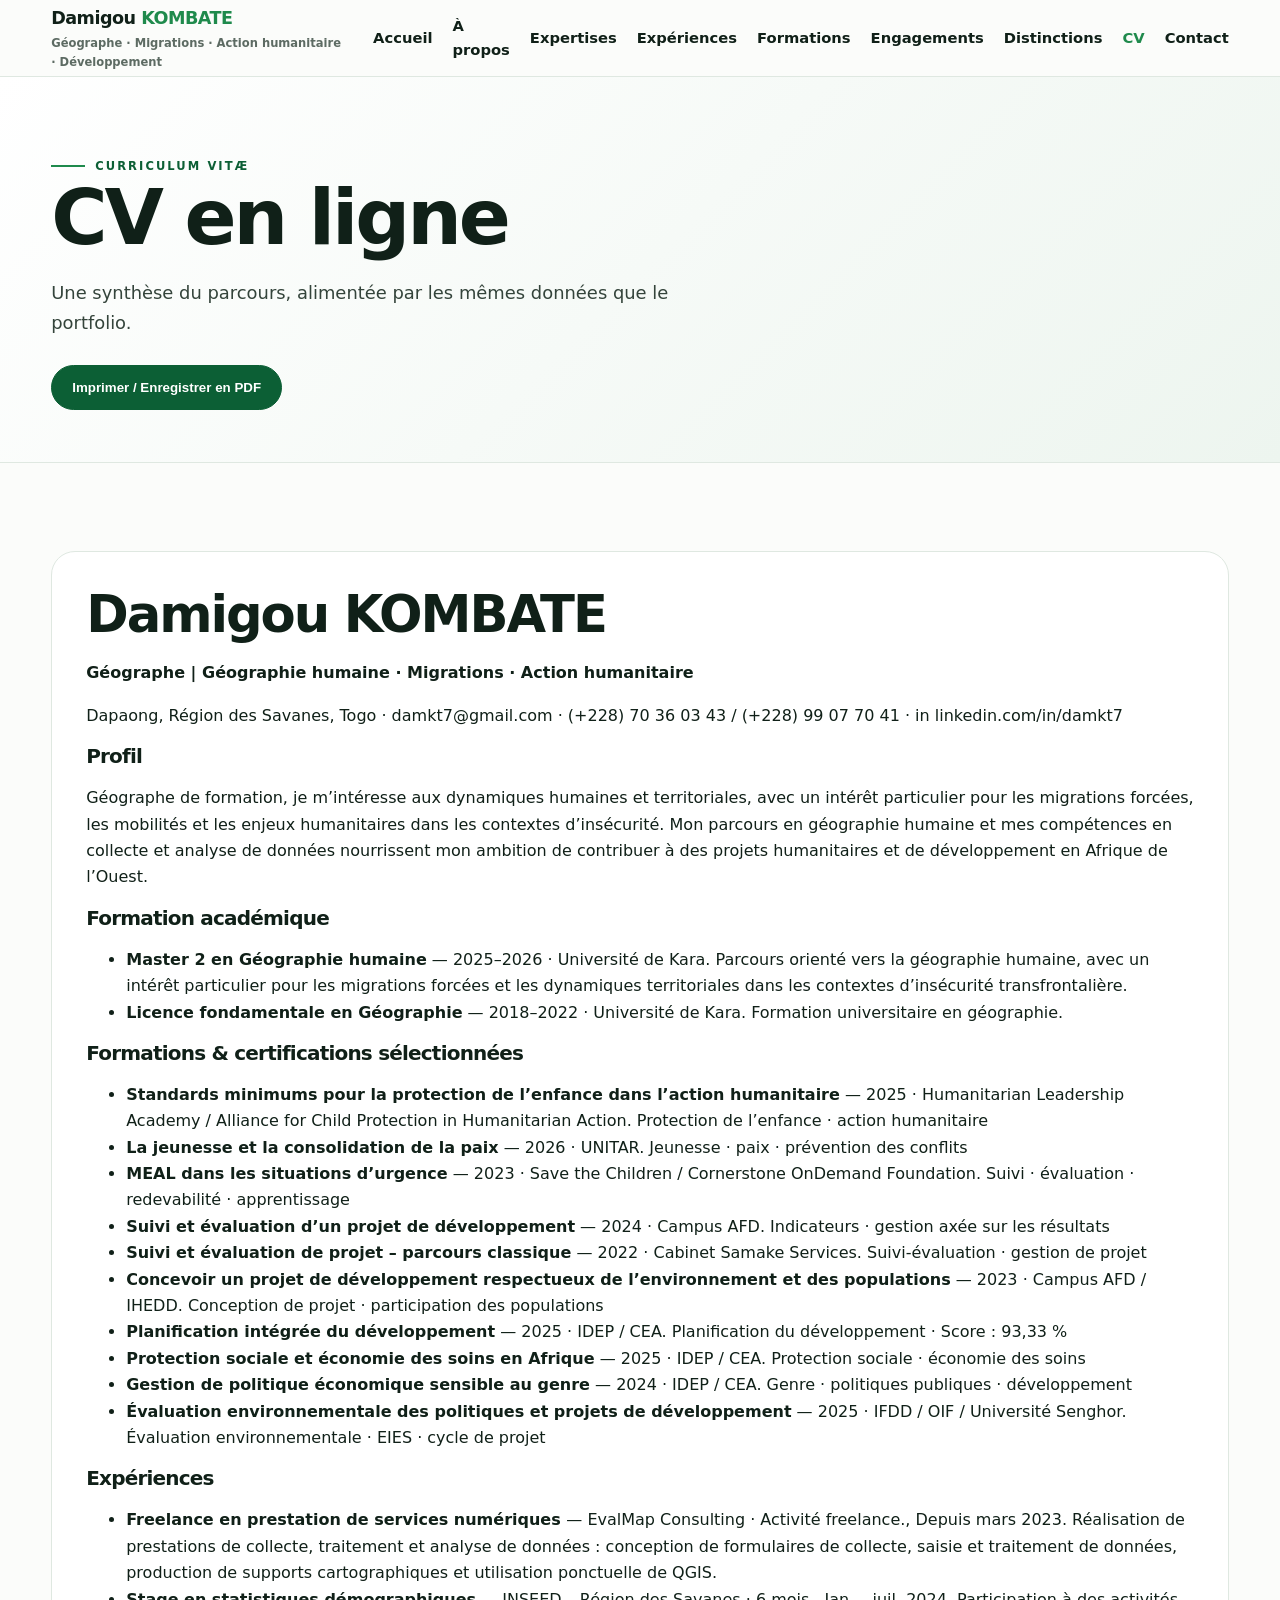
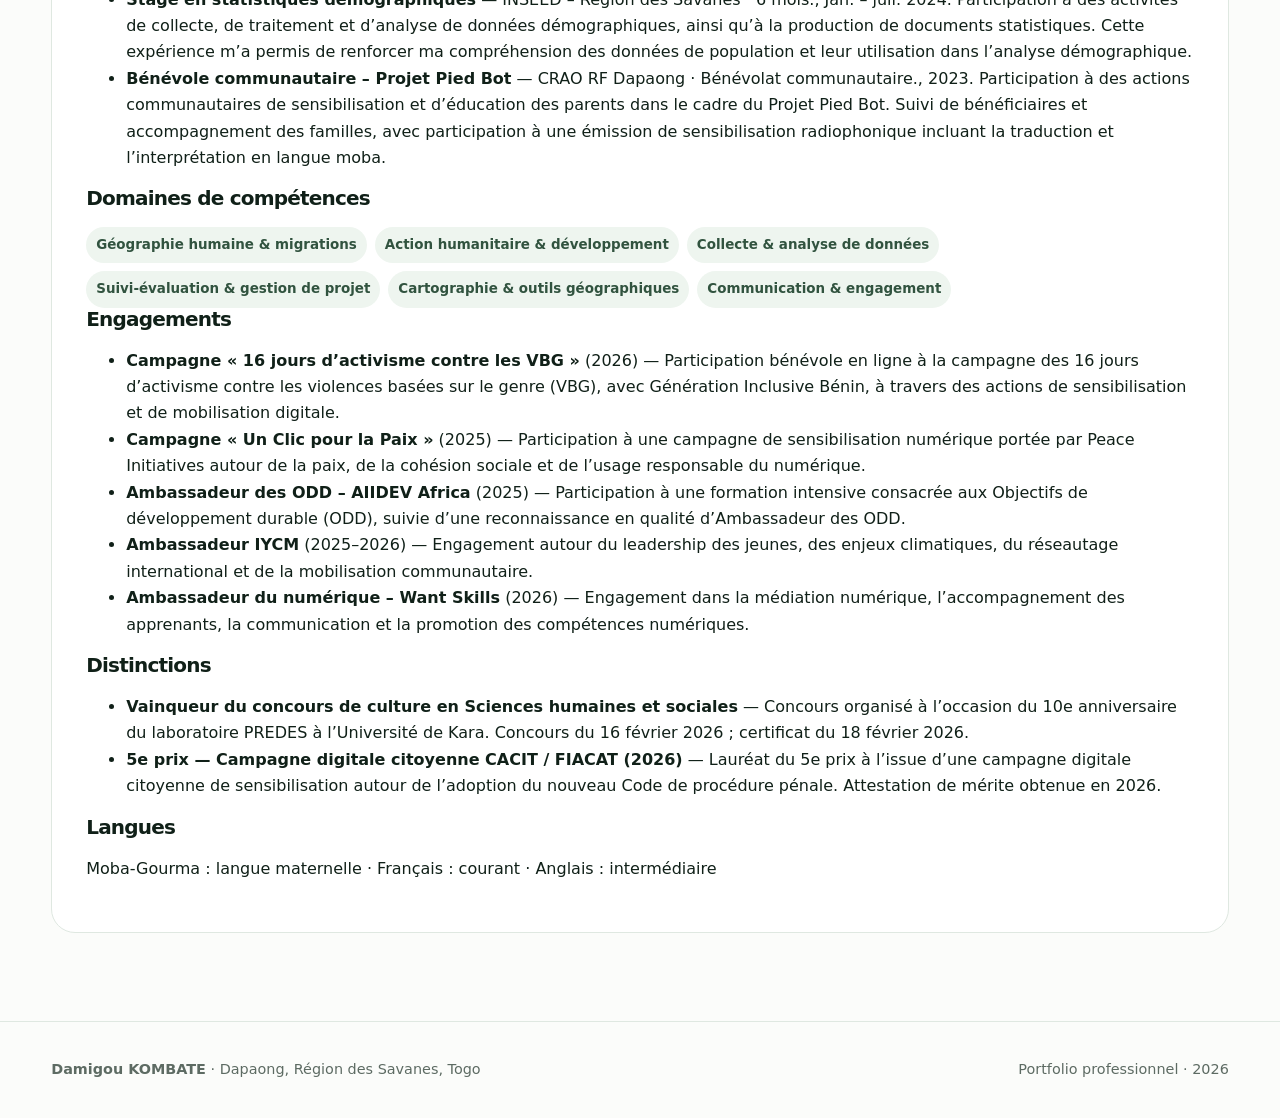
<file: cv.html>
<!DOCTYPE html>
<html lang="fr"><head><meta charset="utf-8"/><meta content="width=device-width,initial-scale=1" name="viewport"/><meta content="CV en ligne de Damigou KOMBATE, géographe orienté géographie humaine, migrations et action humanitaire." name="description"/><title>CV | Damigou KOMBATE</title><link href="assets/style.css" rel="stylesheet"/></head><body>
<header class="topbar"><div class="container nav"><a class="brand" href="index.html"><span data-setting="brand_first">DAMIGOU</span> <b data-setting="brand_last">KOMBATE</b><small data-setting="brand_subtitle">Géographe · Migrations · Action humanitaire · Développement</small></a><nav class="links"><a href="index.html">Accueil</a><a href="apropos.html">À propos</a><a href="expertises.html">Expertises</a><a href="experiences.html">Expériences</a><a href="formations.html">Formations</a><a href="engagements.html">Engagements</a><a href="distinctions.html">Distinctions</a><a class="active" href="cv.html">CV</a><a href="contact.html">Contact</a></nav><button aria-label="Ouvrir le menu" class="menu-btn">☰</button></div></header>
<main><section class="page-hero"><div class="container"><div class="eyebrow">Curriculum vitæ</div><h1>CV en ligne</h1><p class="lead">Une synthèse du parcours, alimentée par les mêmes données que le portfolio.</p><div class="actions"><button class="btn primary" onclick="window.print()">Imprimer / Enregistrer en PDF</button></div></div></section>
<section class="section"><div class="container"><div class="cv-sheet">
<h2 data-setting="name">Damigou KOMBATE</h2>
<p><strong data-setting="hero_tagline">Géographe | Géographie humaine · Migrations · Action humanitaire</strong></p>
<p><span data-setting="location">Dapaong, Région des Savanes, Togo</span> · <span data-setting="email">damkt7@gmail.com</span> · <span data-setting="phone1">(+228) 70 36 03 43</span> / <span data-setting="phone2">(+228) 99 07 70 41</span> · <span data-setting="linkedin_display">linkedin.com/in/damkt7/</span></p>
<h3>Profil</h3><p data-setting="hero_text">Géographe orienté vers les dynamiques humaines et territoriales, les migrations et le développement.</p>
<h3>Formation académique</h3><ul data-cv-list="academic_education"><li>Chargement de la formation académique…</li></ul>
<h3>Formations & certifications sélectionnées</h3><ul data-cv-list="formations"><li>Chargement des formations…</li></ul>
<h3>Expériences</h3><ul data-cv-list="experiences"><li>Chargement des expériences…</li></ul>
<h3>Domaines de compétences</h3><div class="pill-row" data-cv-expertises><span class="pill">Chargement…</span></div>
<h3>Engagements</h3><ul data-cv-list="engagements"><li>Chargement des engagements…</li></ul>
<h3>Distinctions</h3><ul data-cv-list="distinctions"><li>Chargement des distinctions…</li></ul>
<h3>Langues</h3><p>Moba-Gourma : langue maternelle · Français : courant · Anglais : intermédiaire</p>
</div></div></section></main>
<footer class="footer"><div class="container footer-row"><div><strong data-setting="name">Damigou KOMBATE</strong> · <span data-setting="location">Dapaong, Région des Savanes, Togo</span></div><div>Portfolio professionnel · <span data-year></span></div></div></footer><script src="assets/main.js"></script><script src="assets/cms-content.js"></script></body></html>
</file>
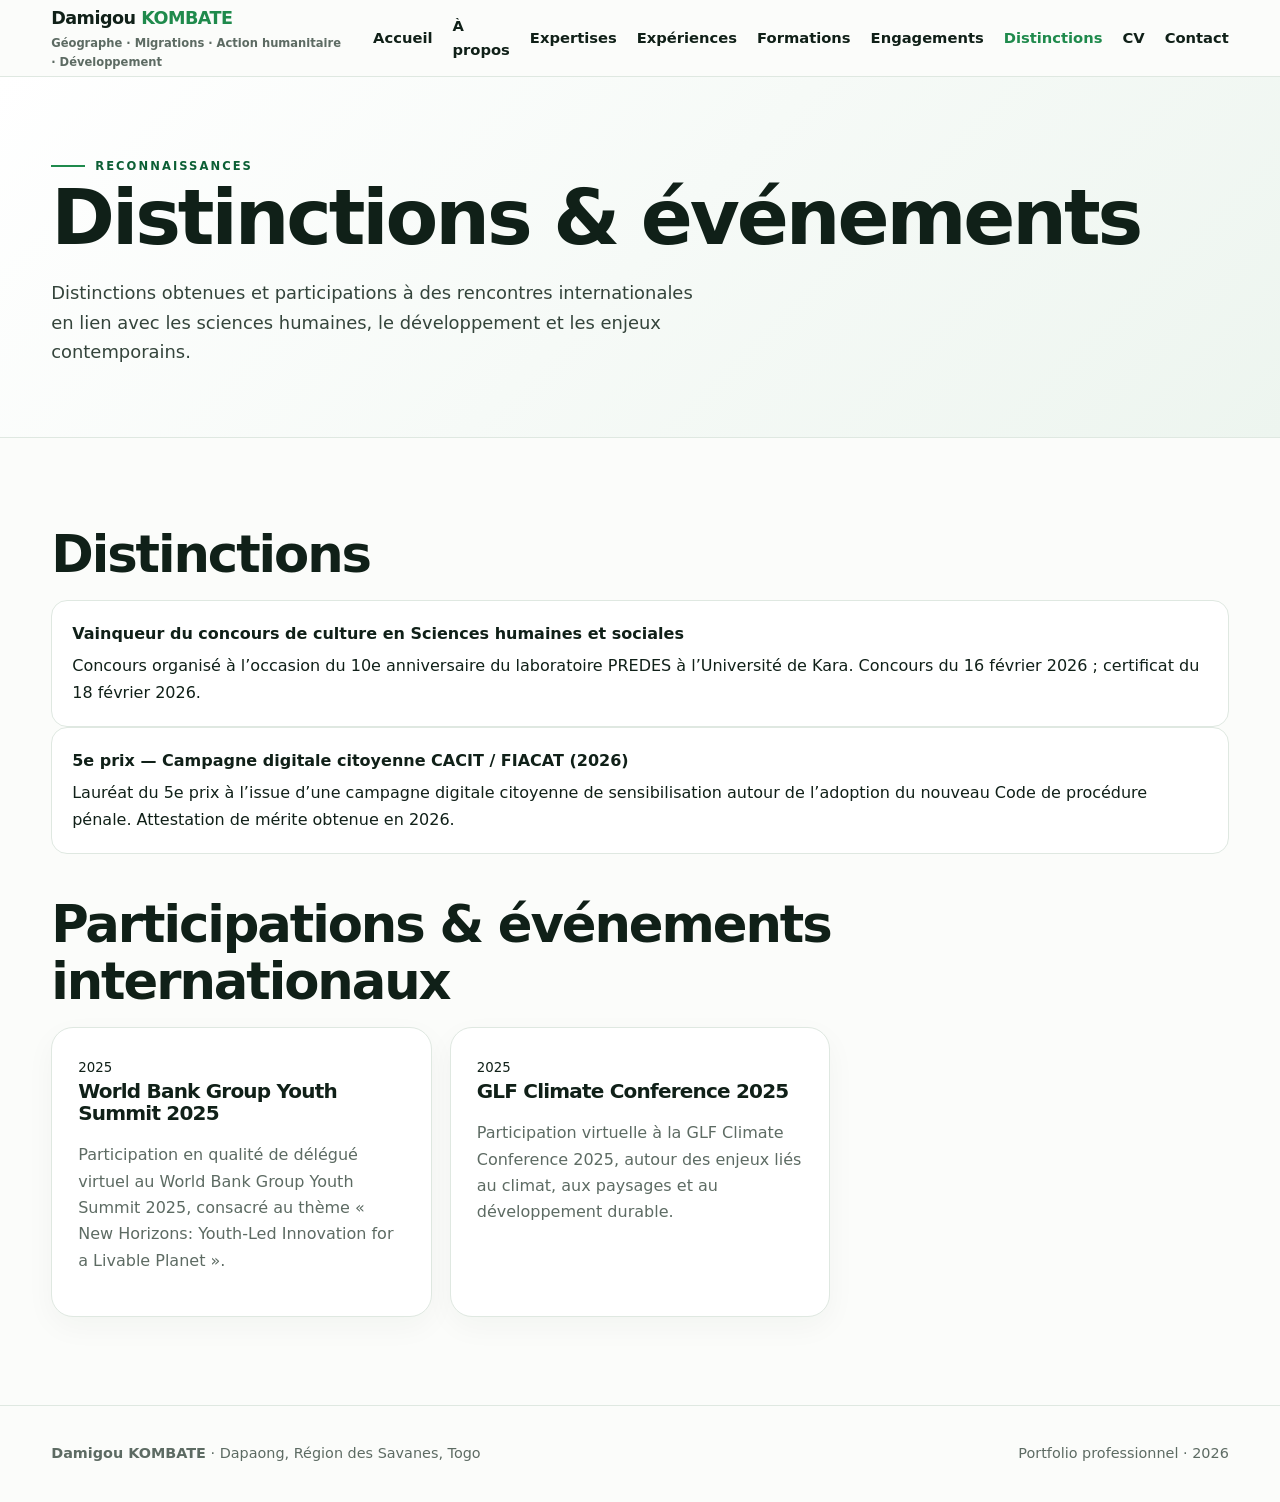
<file: distinctions.html>
<!DOCTYPE html>
<html lang="fr"><head><meta charset="utf-8"/><meta content="width=device-width,initial-scale=1" name="viewport"/><meta content="Portfolio professionnel de Damigou KOMBATE, géographe spécialisé en données, SIG, migrations et développement." name="description"/><title>Distinctions | Damigou KOMBATE</title><link href="assets/style.css" rel="stylesheet"/></head><body><header class="topbar"><div class="container nav"><a class="brand" href="index.html"><span data-setting="brand_first">DAMIGOU</span> <b data-setting="brand_last">KOMBATE</b><small data-setting="brand_subtitle">Géographe · Données · SIG · Développement</small></a><nav class="links"><a class="" href="index.html">Accueil</a><a class="" href="apropos.html">À propos</a><a class="" href="expertises.html">Expertises</a><a class="" href="experiences.html">Expériences</a><a class="" href="formations.html">Formations</a><a class="" href="engagements.html">Engagements</a><a class="active" href="distinctions.html">Distinctions</a><a class="" href="cv.html">CV</a><a class="" href="contact.html">Contact</a></nav><button aria-label="Ouvrir le menu" class="menu-btn">☰</button></div></header><main><section class="page-hero"><div class="container"><div class="eyebrow">Reconnaissances</div><h1>Distinctions &amp; événements</h1><p class="lead">Distinctions obtenues et participations à des rencontres internationales en lien avec les sciences humaines, le développement et les enjeux contemporains.</p></div></section><section class="section"><div class="container">
<h2>Distinctions</h2>
<div class="certs" data-cms-list="distinctions"></div>
<h2 style="margin-top:42px">Participations &amp; événements internationaux</h2>
<div class="cards" data-cms-list="international_events"></div>
</div></section></main><footer class="footer"><div class="container footer-row"><div><strong data-setting="name">Damigou KOMBATE</strong> · <span data-setting="location">Dapaong, Région des Savanes, Togo</span></div><div>Portfolio professionnel · <span data-year=""></span></div></div></footer><script src="assets/main.js"></script><script src="assets/cms-content.js"></script></body></html>
</file>
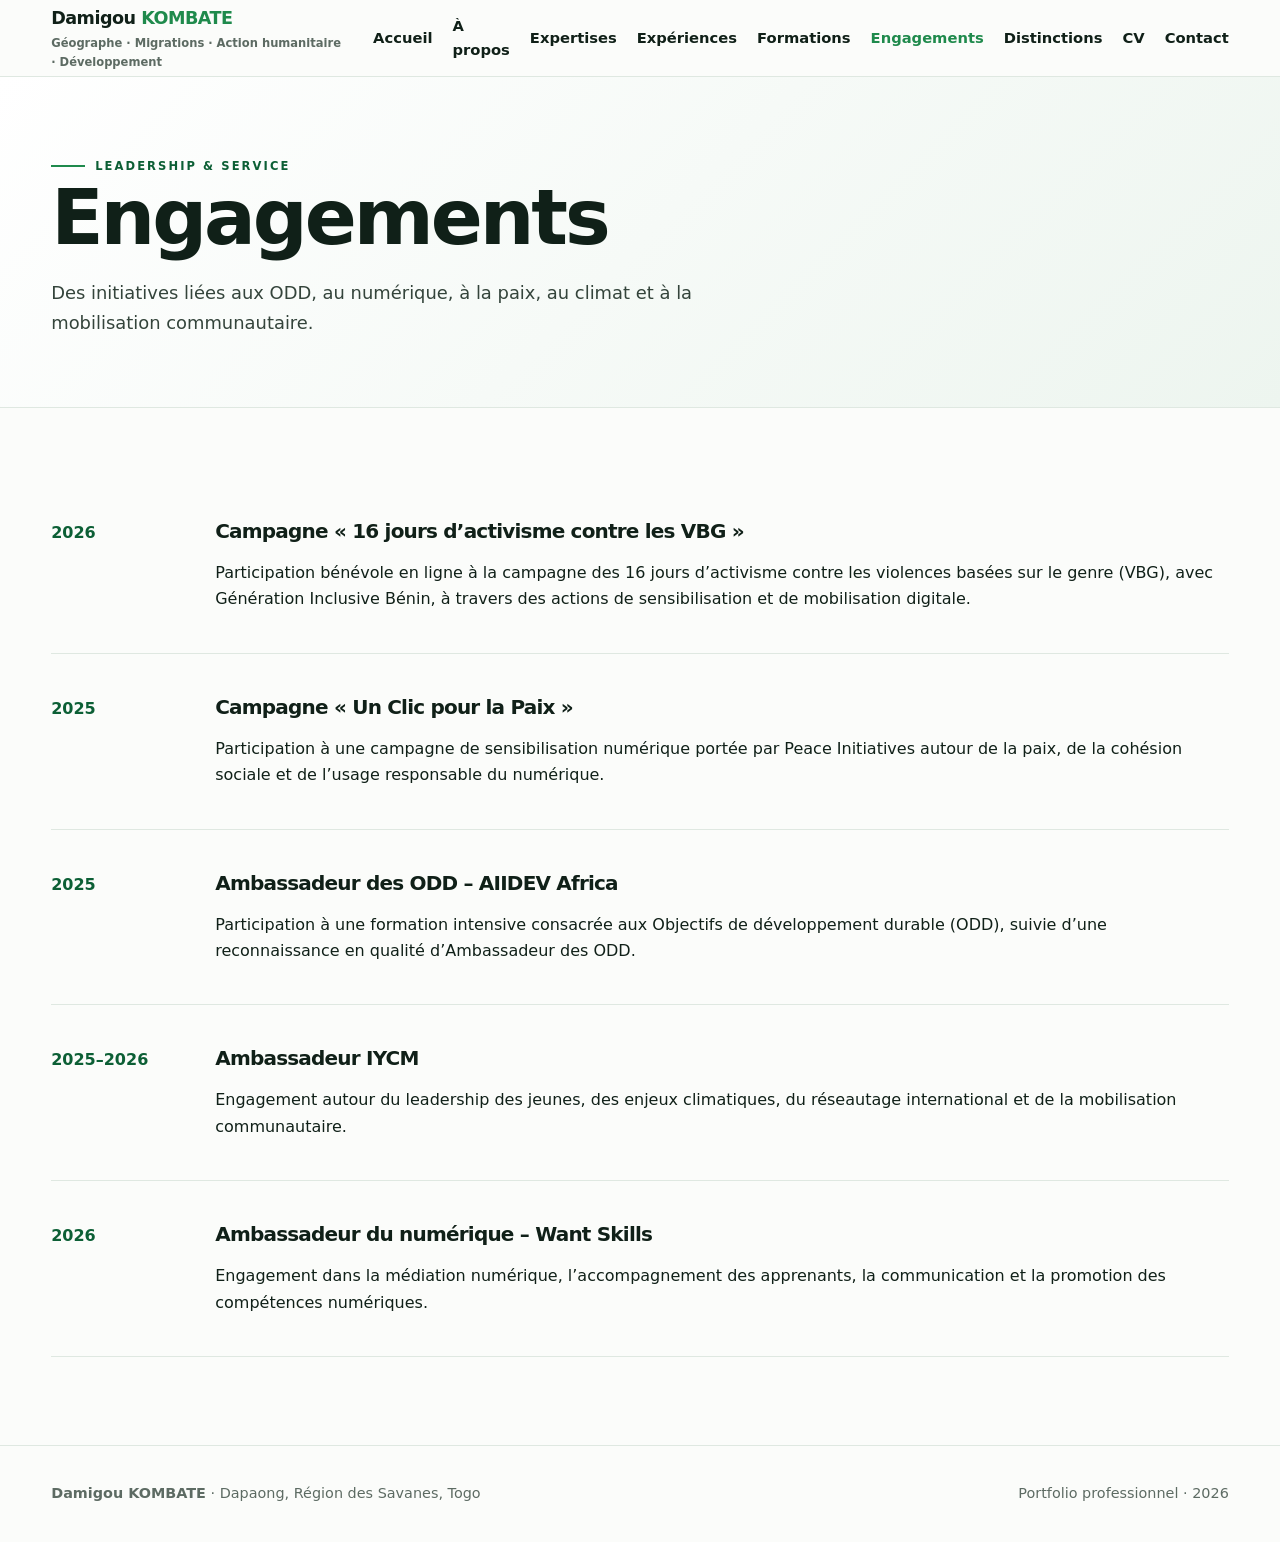
<file: engagements.html>
<!DOCTYPE html>

<html lang="fr"><head><meta charset="utf-8"/><meta content="width=device-width,initial-scale=1" name="viewport"/><meta content="Engagements de Damigou KOMBATE autour du développement, de la jeunesse, du climat, des ODD et des actions communautaires à Dapaong et au Togo." name="description"/><title>Engagements communautaires | Damigou KOMBATE</title><link href="assets/style.css" rel="stylesheet"/><link href="https://damigoukombate.github.io/engagements.html" rel="canonical"/><meta content="website" property="og:type"/><meta content="Engagements communautaires | Damigou KOMBATE" property="og:title"/><meta content="Engagements de Damigou KOMBATE autour du développement, de la jeunesse, du climat, des ODD et des actions communautaires à Dapaong et au Togo." property="og:description"/><meta content="https://damigoukombate.github.io/engagements.html" property="og:url"/><meta content="summary" name="twitter:card"/></head><body><header class="topbar"><div class="container nav"><a class="brand" href="index.html"><span data-setting="brand_first">DAMIGOU</span> <b data-setting="brand_last">KOMBATE</b><small data-setting="brand_subtitle">Géographe · Données · SIG · Développement</small></a><nav class="links"><a class="" href="index.html">Accueil</a><a class="" href="apropos.html">À propos</a><a class="" href="expertises.html">Expertises</a><a class="" href="experiences.html">Expériences</a><a class="" href="formations.html">Formations</a><a class="active" href="engagements.html">Engagements</a><a class="" href="distinctions.html">Distinctions</a><a class="" href="cv.html">CV</a><a class="" href="contact.html">Contact</a></nav><button aria-label="Ouvrir le menu" class="menu-btn">☰</button></div></header><main><section class="page-hero"><div class="container"><div class="eyebrow">Leadership &amp; service</div><h1>Engagements</h1><p class="lead">Des initiatives liées aux ODD, au numérique, à la paix, au climat et à la mobilisation communautaire.</p></div></section><section class="section"><div class="container"><div class="timeline" data-cms-list="engagements"><div class="timeline-item"><div class="date">2025</div><div><h3>Ambassadeur des ODD · AIIDEV Africa</h3><p>Formation intensive sur les Objectifs de développement durable et reconnaissance comme Ambassadeur des ODD.</p></div></div><div class="timeline-item"><div class="date">2026</div><div><h3>Ambassadeur du Numérique Want Skills</h3><p>Médiation numérique, accompagnement des apprenants, communication et promotion des compétences digitales.</p></div></div><div class="timeline-item"><div class="date">2025</div><div><h3>Campagne « Un Clic pour la Paix »</h3><p>Association Peace Initiatives · Sensibilisation digitale à la paix, à la cohésion sociale et à la responsabilité numérique.</p></div></div><div class="timeline-item"><div class="date">2025–2026</div><div><h3>Ambassadeur IYCM</h3><p>Leadership jeunesse, climat, réseautage international et engagement communautaire.</p></div></div><div class="timeline-item"><div class="date">2026</div><div><h3>16 jours d’activisme contre les VBG</h3><p>Volontariat en ligne avec Génération Inclusive Bénin : sensibilisation et mobilisation digitale.</p></div></div><div class="timeline-item"><div class="date">2026</div><div><h3>Campagne digitale citoyenne · CACIT / FIACAT</h3><p>Participation à une campagne pour l’adoption du nouveau Code de procédure pénale ; 5e prix et attestation de mérite.</p></div></div></div></div></section></main><footer class="footer"><div class="container footer-row"><div><strong data-setting="name">Damigou KOMBATE</strong> · <span data-setting="location">Dapaong, Région des Savanes, Togo</span></div><div>Portfolio professionnel · <span data-year=""></span></div></div></footer><script src="assets/main.js"></script><script src="assets/cms-content.js"></script></body></html>
</file>
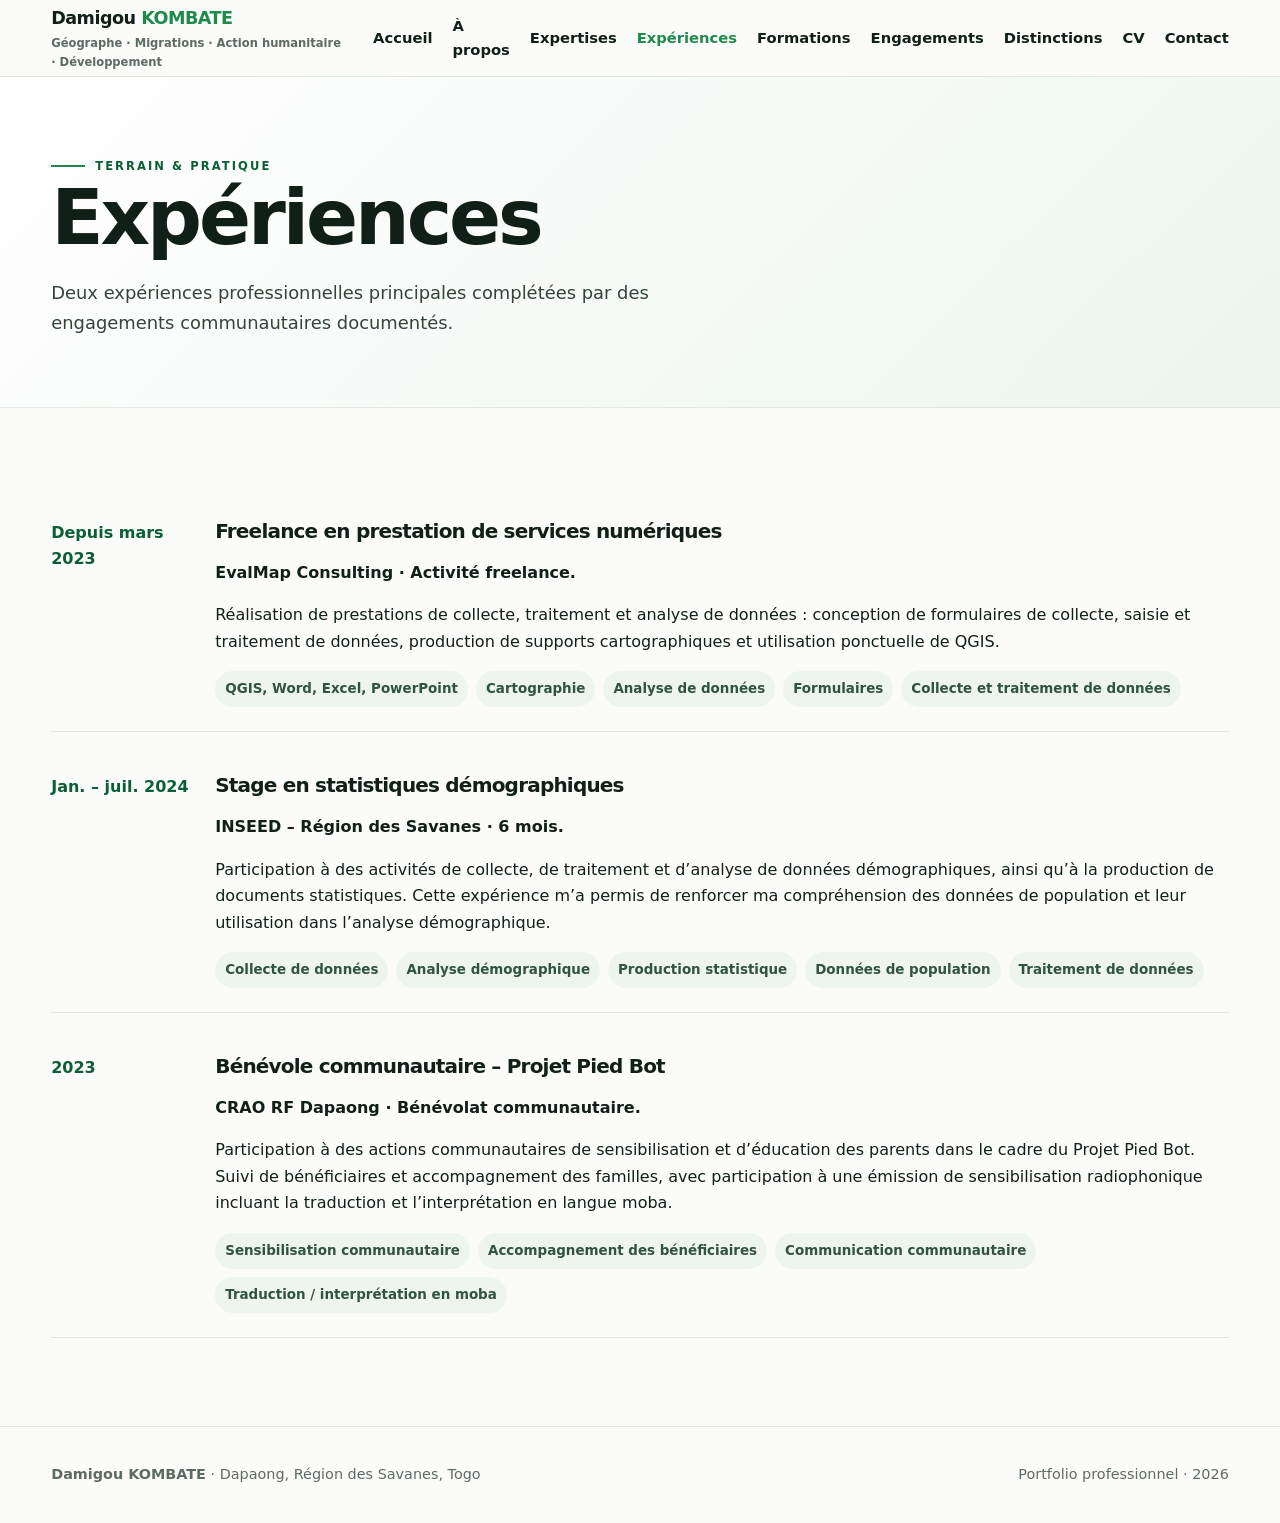
<file: experiences.html>
<!DOCTYPE html>

<html lang="fr"><head><meta charset="utf-8"/><meta content="width=device-width,initial-scale=1" name="viewport"/><meta content="Parcours professionnel de Damigou KOMBATE à Dapaong : statistiques démographiques, collecte et analyse de données, cartographie QGIS et activités SIG." name="description"/><title>Expériences en données, SIG &amp; géographie | Damigou KOMBATE</title><link href="assets/style.css" rel="stylesheet"/><link href="https://damigoukombate.github.io/experiences.html" rel="canonical"/><meta content="website" property="og:type"/><meta content="Expériences en données, SIG &amp; géographie | Damigou KOMBATE" property="og:title"/><meta content="Parcours professionnel de Damigou KOMBATE à Dapaong : statistiques démographiques, collecte et analyse de données, cartographie QGIS et activités SIG." property="og:description"/><meta content="https://damigoukombate.github.io/experiences.html" property="og:url"/><meta content="summary" name="twitter:card"/></head><body><header class="topbar"><div class="container nav"><a class="brand" href="index.html"><span data-setting="brand_first">DAMIGOU</span> <b data-setting="brand_last">KOMBATE</b><small data-setting="brand_subtitle">Géographe · Données · SIG · Développement</small></a><nav class="links"><a class="" href="index.html">Accueil</a><a class="" href="apropos.html">À propos</a><a class="" href="expertises.html">Expertises</a><a class="active" href="experiences.html">Expériences</a><a class="" href="formations.html">Formations</a><a class="" href="engagements.html">Engagements</a><a class="" href="distinctions.html">Distinctions</a><a class="" href="cv.html">CV</a><a class="" href="contact.html">Contact</a></nav><button aria-label="Ouvrir le menu" class="menu-btn">☰</button></div></header><main><section class="page-hero"><div class="container"><div class="eyebrow">Terrain &amp; pratique</div><h1>Expériences</h1><p class="lead">Deux expériences professionnelles principales complétées par des engagements communautaires documentés.</p></div></section><section class="section"><div class="container"><div class="timeline" data-cms-list="experiences"><div class="timeline-item"><div class="date">Depuis mars 2023</div><div><h3>Consultant indépendant en données et SIG</h3><p><strong>EvalMap Consulting</strong> · Activité freelance.</p><p>Services en ligne : traitement et analyse de données, conception de formulaires, QGIS, cartographie, saisie et traitement de données et de textes.</p><div class="pill-row"><span class="pill">QGIS</span><span class="pill">Cartographie</span><span class="pill">Analyse de données</span><span class="pill">Formulaires</span></div></div></div><div class="timeline-item"><div class="date">Jan. – juil. 2024</div><div><h3>Stage en statistiques démographiques</h3><p><strong>INSEED – Région des Savanes</strong> · 6 mois.</p><p>Collecte et analyse de données, analyse démographique et production de documents statistiques.</p><div class="pill-row"><span class="pill">Collecte de données</span><span class="pill">Analyse démographique</span><span class="pill">Production statistique</span></div></div></div><div class="timeline-item"><div class="date">≈ 1 an</div><div><h3>Bénévole – Projet Pied Bot</h3><p><strong>CRAO RF Dapaong</strong> · Bénévolat communautaire.</p><p>Sensibilisation, éducation des parents, suivi de bénéficiaires, accompagnement des familles et participation à une sensibilisation radio avec traduction/interprétation en moba.</p></div></div></div></div></section></main><footer class="footer"><div class="container footer-row"><div><strong data-setting="name">Damigou KOMBATE</strong> · <span data-setting="location">Dapaong, Région des Savanes, Togo</span></div><div>Portfolio professionnel · <span data-year=""></span></div></div></footer><script src="assets/main.js"></script><script src="assets/cms-content.js"></script></body></html>
</file>
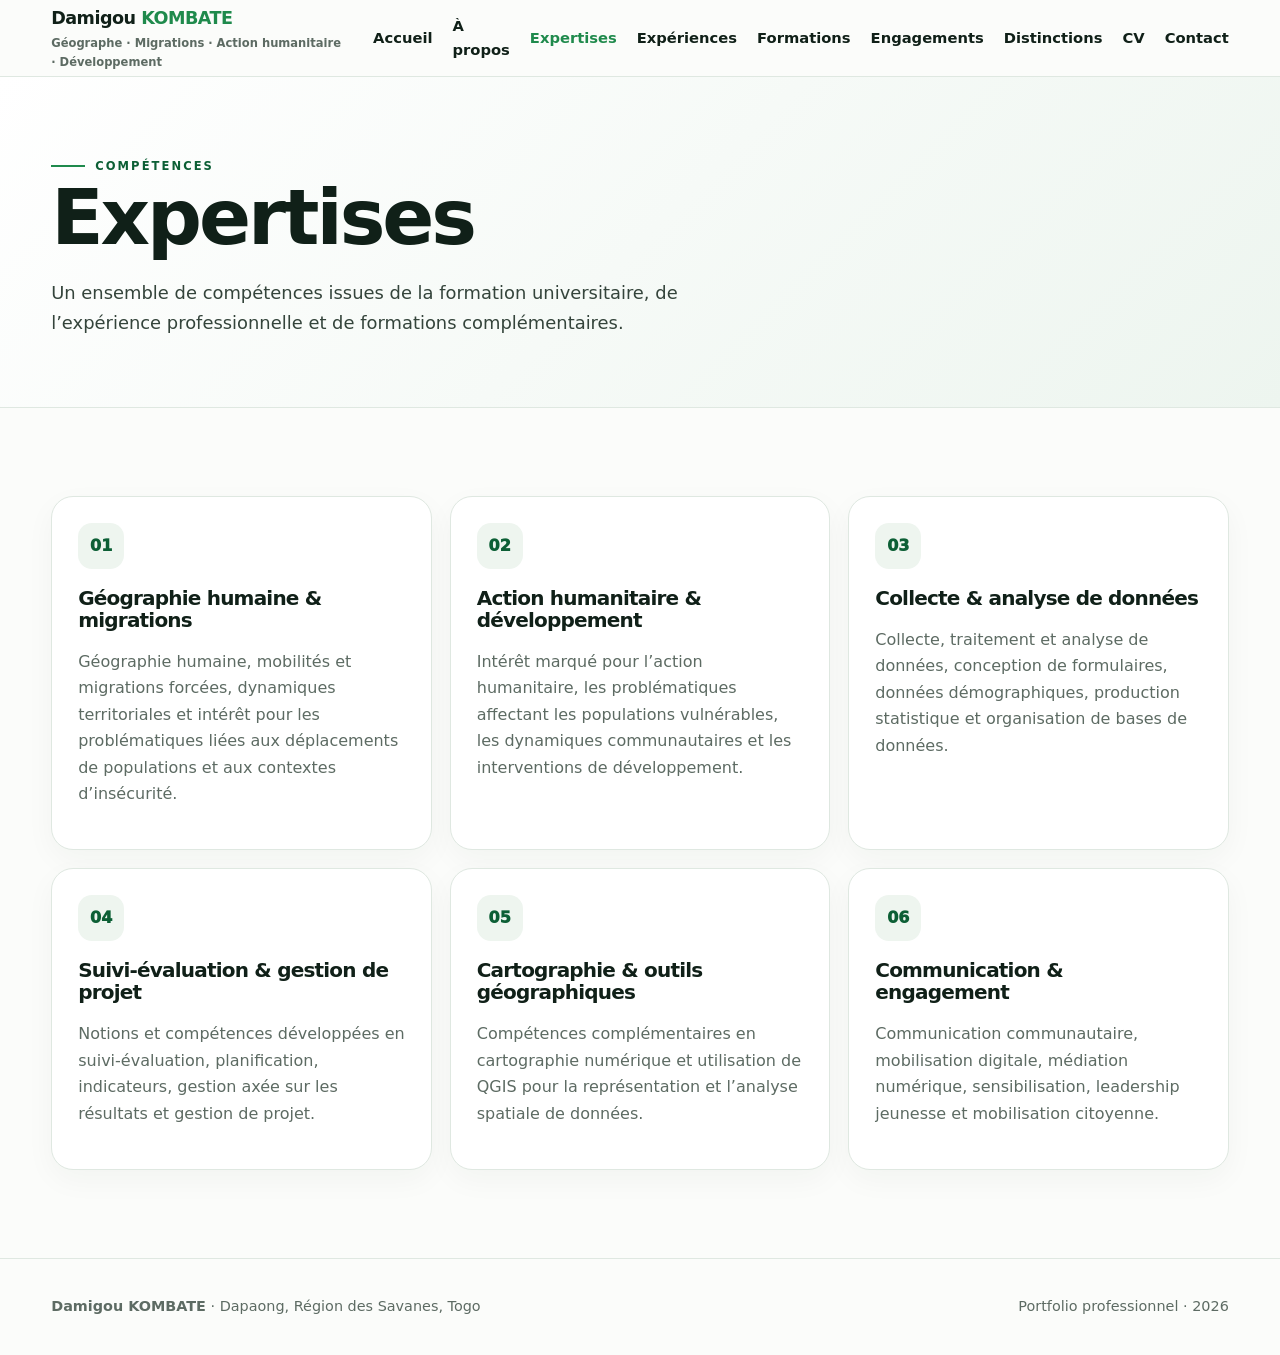
<file: expertises.html>
<!DOCTYPE html>

<html lang="fr"><head><meta charset="utf-8"/><meta content="width=device-width,initial-scale=1" name="viewport"/><meta content="Compétences de Damigou KOMBATE en SIG, cartographie, QGIS, analyse de données, géographie humaine, suivi-évaluation et développement durable à Dapaong, Togo." name="description"/><title>Expertises SIG, cartographie &amp; données | Damigou KOMBATE</title><link href="assets/style.css" rel="stylesheet"/><link href="https://damigoukombate.github.io/expertises.html" rel="canonical"/><meta content="website" property="og:type"/><meta content="Expertises SIG, cartographie &amp; données | Damigou KOMBATE" property="og:title"/><meta content="Compétences de Damigou KOMBATE en SIG, cartographie, QGIS, analyse de données, géographie humaine, suivi-évaluation et développement durable à Dapaong, Togo." property="og:description"/><meta content="https://damigoukombate.github.io/expertises.html" property="og:url"/><meta content="summary" name="twitter:card"/></head><body><header class="topbar"><div class="container nav"><a class="brand" href="index.html"><span data-setting="brand_first">DAMIGOU</span> <b data-setting="brand_last">KOMBATE</b><small data-setting="brand_subtitle">Géographe · Données · SIG · Développement</small></a><nav class="links"><a class="" href="index.html">Accueil</a><a class="" href="apropos.html">À propos</a><a class="active" href="expertises.html">Expertises</a><a class="" href="experiences.html">Expériences</a><a class="" href="formations.html">Formations</a><a class="" href="engagements.html">Engagements</a><a class="" href="distinctions.html">Distinctions</a><a class="" href="cv.html">CV</a><a class="" href="contact.html">Contact</a></nav><button aria-label="Ouvrir le menu" class="menu-btn">☰</button></div></header><main><section class="page-hero"><div class="container"><div class="eyebrow">Compétences</div><h1>Expertises</h1><p class="lead">Un ensemble de compétences issues de la formation universitaire, de l’expérience professionnelle et de formations complémentaires.</p></div></section><section class="section"><div class="container"><div class="cards" data-cms-list="expertises"><article class="card"><div class="icon">01</div><h3>SIG &amp; cartographie</h3><p>QGIS, ArcGIS Pro, SIG, cartographie numérique, rapports cartographiques, géolocalisation et veille géospatiale.</p></article><article class="card"><div class="icon">02</div><h3>Données &amp; statistiques</h3><p>Collecte, traitement et analyse de données, analyse démographique, production statistique, bases de données et conception de formulaires.</p></article><article class="card"><div class="icon">03</div><h3>Recherche &amp; géographie</h3><p>Géographie humaine, migrations forcées, sciences humaines et sociales, recherche avancée et analyse thématique.</p></article><article class="card"><div class="icon">04</div><h3>Gestion de projet &amp; MEAL</h3><p>Planification, gestion de projet, suivi-évaluation, cadre de suivi-évaluation, indicateurs, redevabilité et gestion axée sur les résultats.</p></article><article class="card"><div class="icon">05</div><h3>Climat &amp; développement durable</h3><p>ODD, climat, résilience, financement climatique, négociations climatiques, évaluation environnementale et politiques publiques.</p></article><article class="card"><div class="icon">06</div><h3>Communication &amp; engagement</h3><p>Communication communautaire, mobilisation digitale, médiation numérique, sensibilisation, leadership jeunesse et mobilisation citoyenne.</p></article></div></div></section></main><footer class="footer"><div class="container footer-row"><div><strong data-setting="name">Damigou KOMBATE</strong> · <span data-setting="location">Dapaong, Région des Savanes, Togo</span></div><div>Portfolio professionnel · <span data-year=""></span></div></div></footer><script src="assets/main.js"></script><script src="assets/cms-content.js"></script></body></html>
</file>
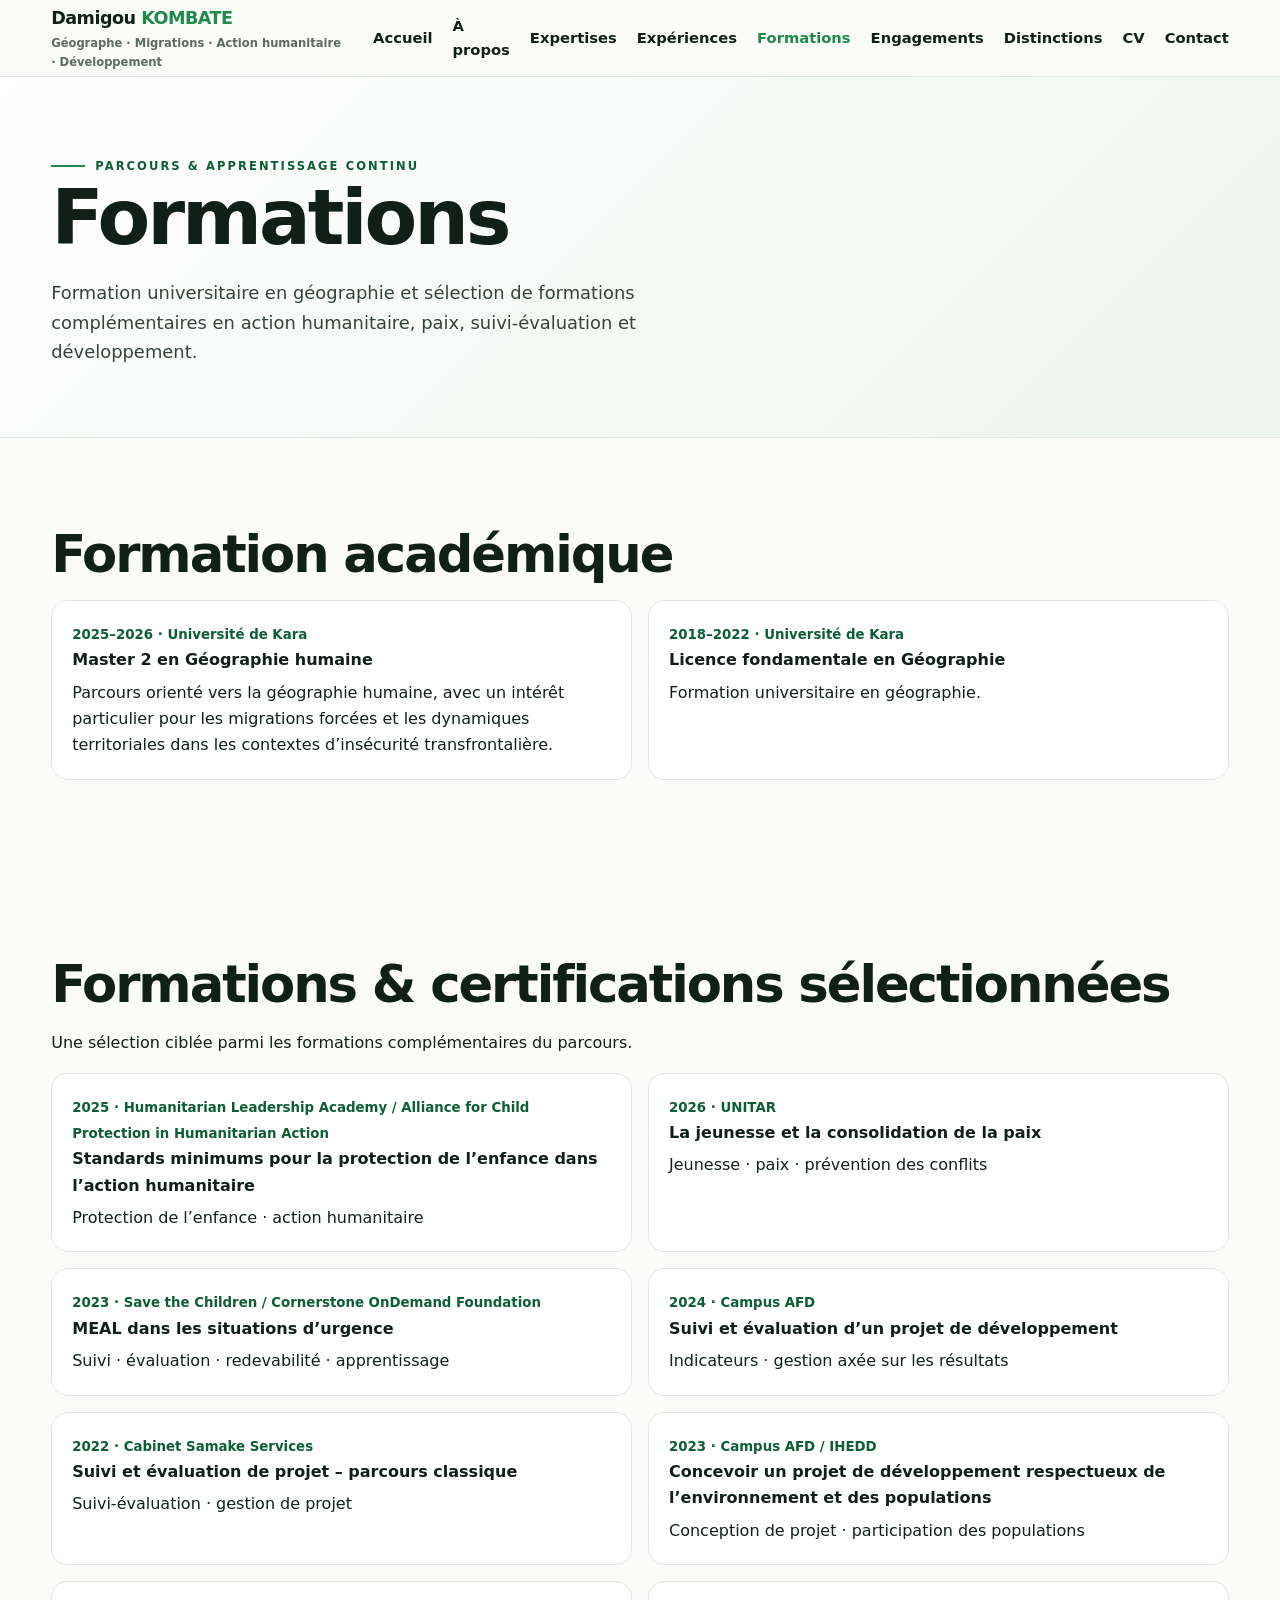
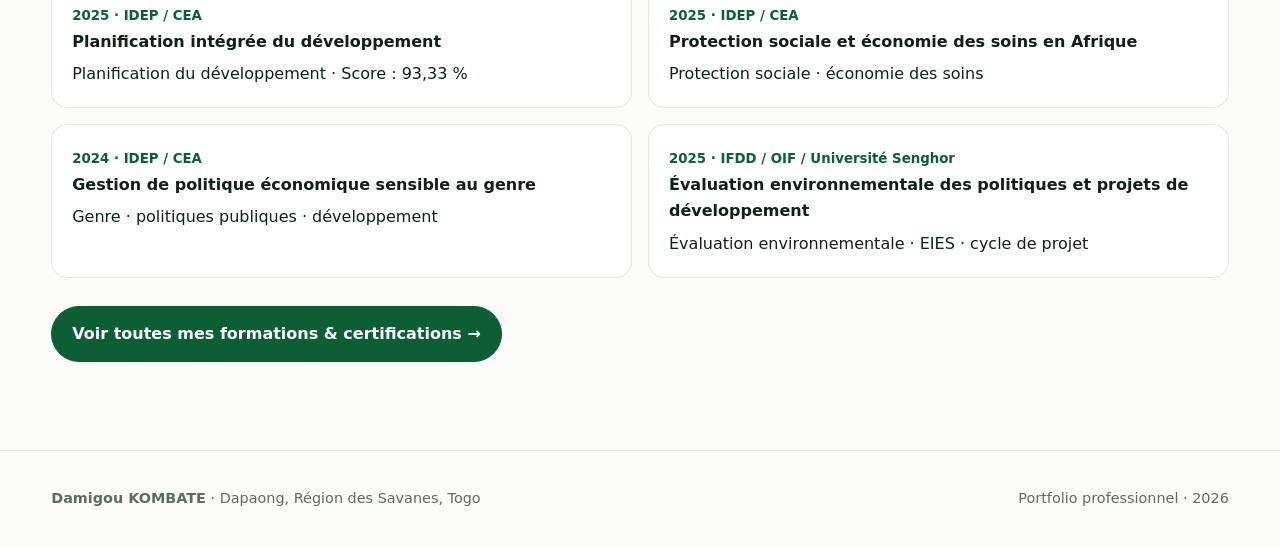
<file: formations.html>
<!DOCTYPE html><html lang="fr"><head><meta charset="utf-8"/><meta content="width=device-width,initial-scale=1" name="viewport"/><meta name="description" content="Formation académique et certifications sélectionnées de Damigou KOMBATE, géographe orienté géographie humaine, migrations et action humanitaire."/><title>Formations | Damigou KOMBATE</title><link href="assets/style.css" rel="stylesheet"/></head><body>
<header class="topbar"><div class="container nav"><a class="brand" href="index.html"><span data-setting="brand_first">DAMIGOU</span> <b data-setting="brand_last">KOMBATE</b><small data-setting="brand_subtitle">Géographe · Migrations · Action humanitaire · Développement</small></a><nav class="links"><a href="index.html">Accueil</a><a href="apropos.html">À propos</a><a href="expertises.html">Expertises</a><a href="experiences.html">Expériences</a><a class="active" href="formations.html">Formations</a><a href="engagements.html">Engagements</a><a href="distinctions.html">Distinctions</a><a href="cv.html">CV</a><a href="contact.html">Contact</a></nav><button aria-label="Ouvrir le menu" class="menu-btn">☰</button></div></header>
<main><section class="page-hero"><div class="container"><div class="eyebrow">Parcours & apprentissage continu</div><h1>Formations</h1><p class="lead">Formation universitaire en géographie et sélection de formations complémentaires en action humanitaire, paix, suivi-évaluation et développement.</p></div></section>
<section class="section"><div class="container"><h2>Formation académique</h2><div class="cert-grid" data-cms-list="academic_education"><div class="cert"><b>Chargement…</b></div></div></div></section>
<section class="section"><div class="container"><h2>Formations & certifications sélectionnées</h2><p>Une sélection ciblée parmi les formations complémentaires du parcours.</p><div class="cert-grid" data-cms-list="formations"><div class="cert"><b>Chargement…</b></div></div><div class="actions" style="margin-top:28px"><a class="btn primary" href="certifications.html">Voir toutes mes formations &amp; certifications →</a></div></div></section></main>
<footer class="footer"><div class="container footer-row"><div><strong data-setting="name">Damigou KOMBATE</strong> · <span data-setting="location">Dapaong, Région des Savanes, Togo</span></div><div>Portfolio professionnel · <span data-year></span></div></div></footer><script src="assets/main.js"></script><script src="assets/cms-content.js"></script></body></html>
</file>
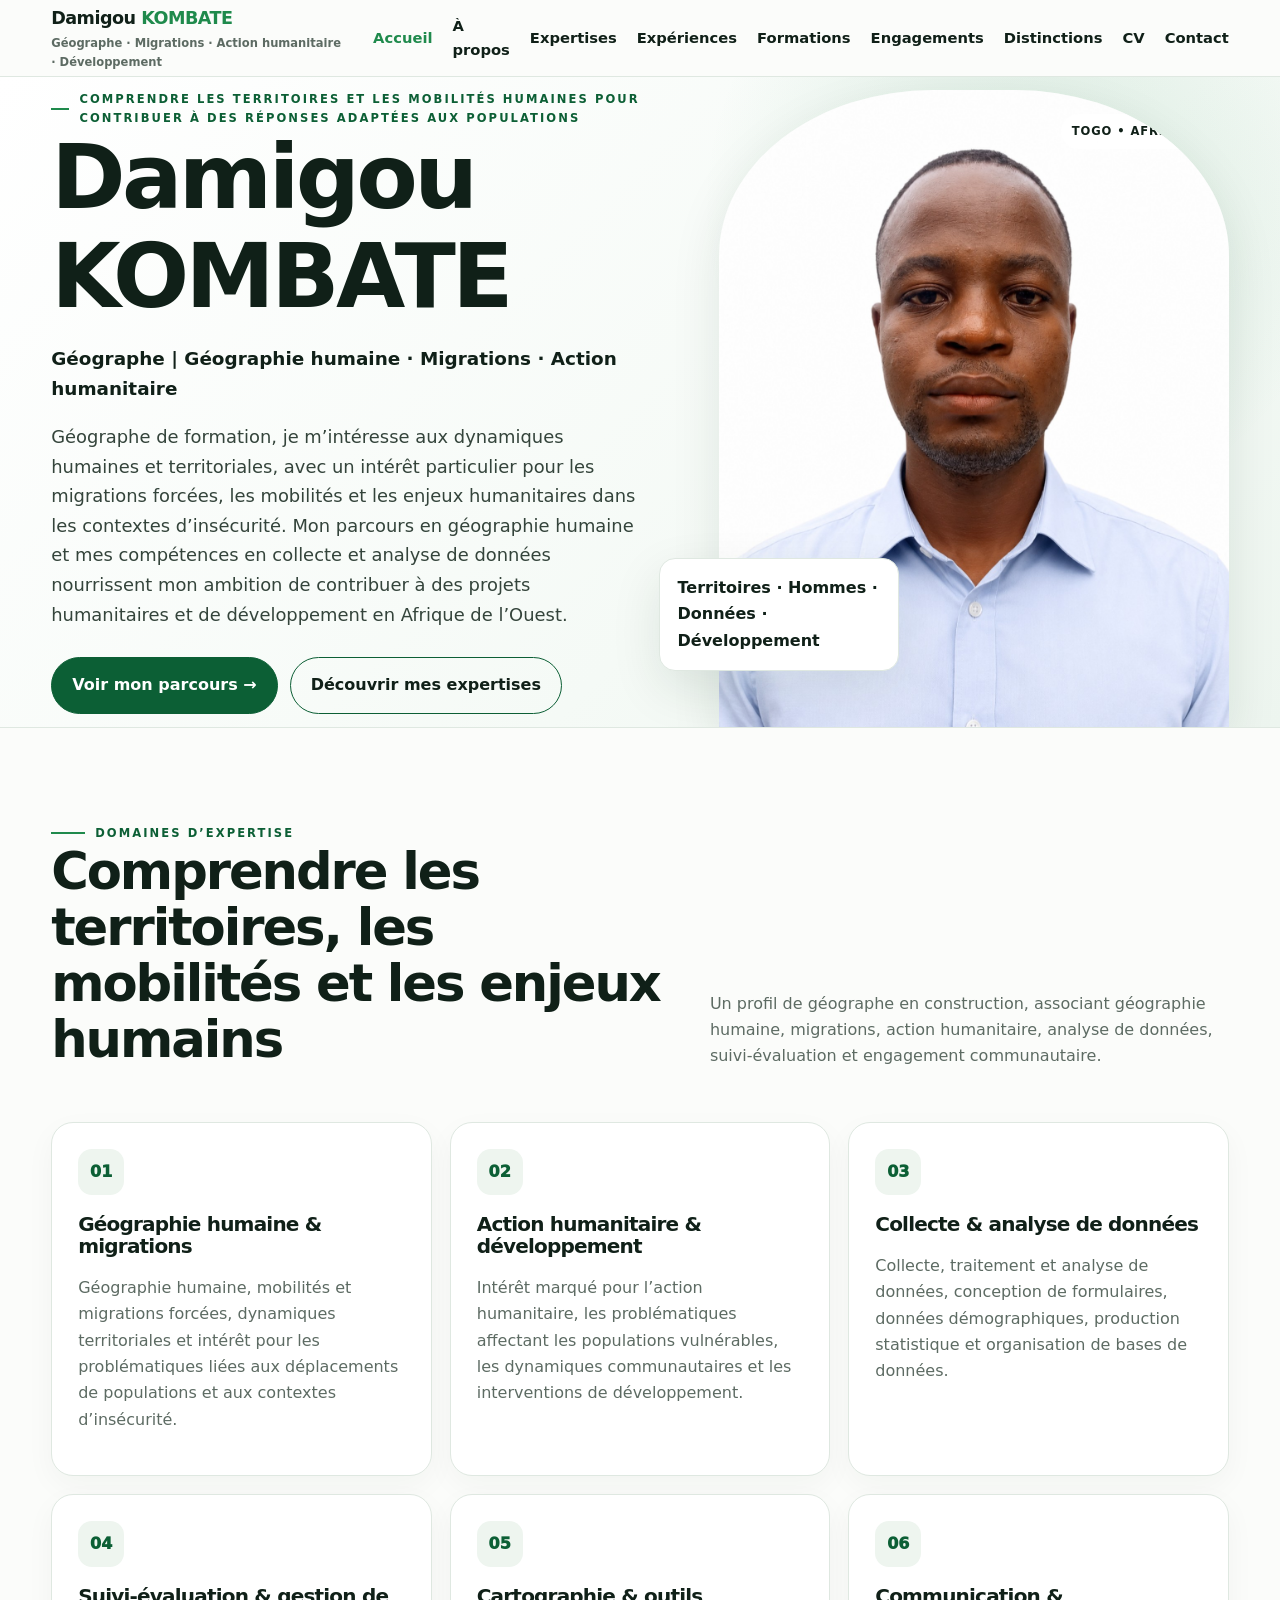
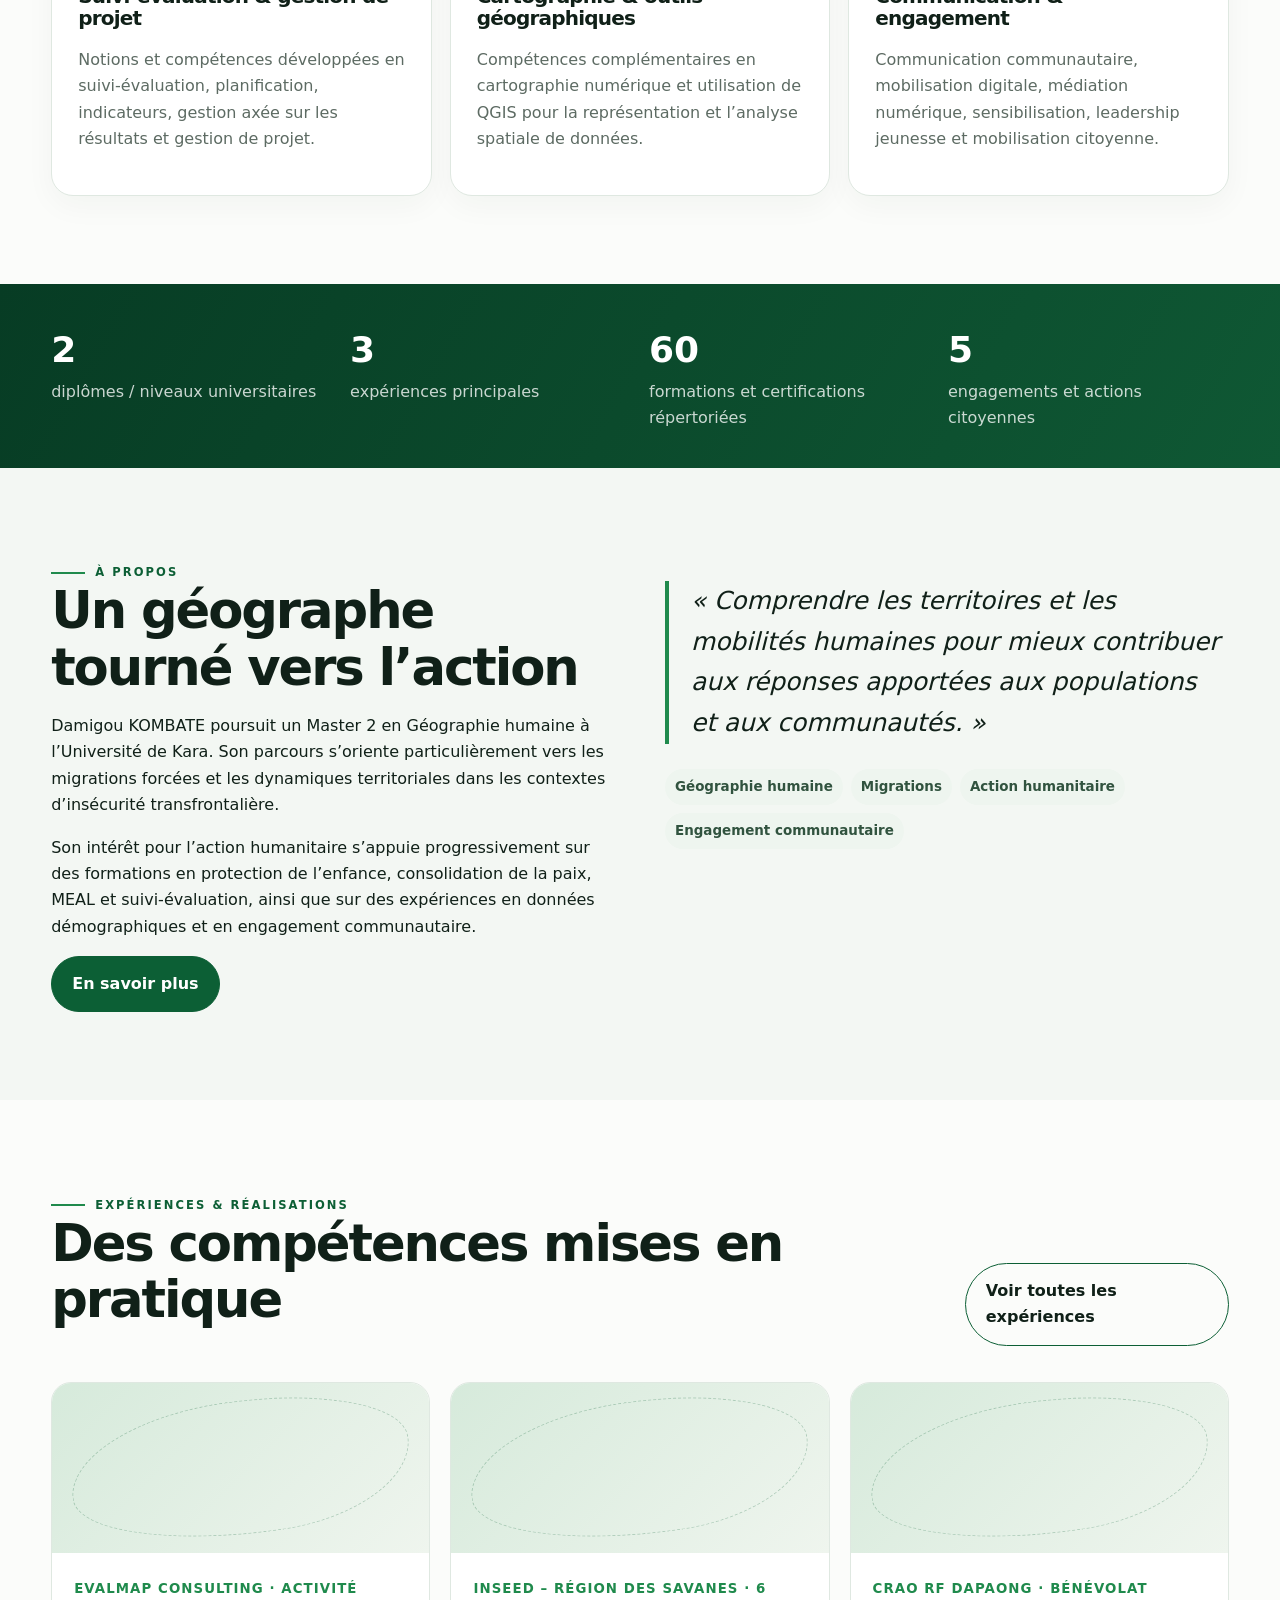
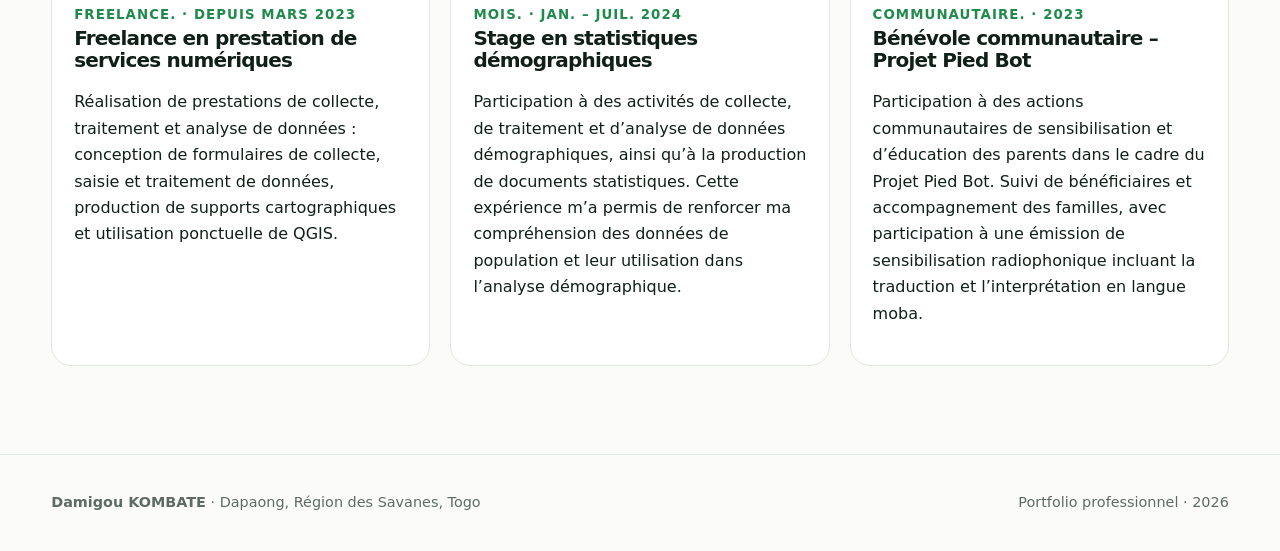
<file: index-schema-google.html>
<!DOCTYPE html>

<html lang="fr"><head><meta charset="utf-8"/><meta content="width=device-width,initial-scale=1" name="viewport"/><meta content="Portfolio professionnel de Damigou KOMBATE, géographe orienté géographie humaine, migrations, action humanitaire et développement." name="description"/><title>Accueil | Damigou KOMBATE</title><link rel="canonical" href="https://damigoukombate.github.io/"/><meta property="og:type" content="website"/><meta property="og:locale" content="fr_FR"/><meta property="og:site_name" content="Portfolio de Damigou KOMBATE"/><meta property="og:title" content="Damigou KOMBATE | Géographie humaine · Migrations · Action humanitaire"/><meta property="og:description" content="Portfolio professionnel de Damigou KOMBATE, géographe orienté vers la géographie humaine, les migrations, l’action humanitaire et le développement."/><meta property="og:url" content="https://damigoukombate.github.io/"/><meta property="og:image" content="https://damigoukombate.github.io/assets/damigou-kombate-social-preview.jpg?v=2"/><meta property="og:image:secure_url" content="https://damigoukombate.github.io/assets/damigou-kombate-social-preview.jpg?v=2"/><meta property="og:image:type" content="image/jpeg"/><meta property="og:image:width" content="1200"/><meta property="og:image:height" content="630"/><meta property="og:image:alt" content="Damigou KOMBATE — Géographe, géographie humaine, migrations et action humanitaire"/><meta name="twitter:card" content="summary_large_image"/><meta name="twitter:title" content="Damigou KOMBATE | Géographie humaine · Migrations · Action humanitaire"/><meta name="twitter:description" content="Portfolio professionnel de Damigou KOMBATE."/><meta name="twitter:image" content="https://damigoukombate.github.io/assets/damigou-kombate-social-preview.jpg?v=2"/><link href="assets/style.css" rel="stylesheet"/><script type="application/ld+json">{"@context":"https://schema.org","@type":"Person","@id":"https://damigoukombate.github.io/#person","name":"Damigou KOMBATE","url":"https://damigoukombate.github.io/","image":"https://damigoukombate.github.io/assets/portrait-damigou-kombate.png","jobTitle":"Géographe","description":"Géographe orienté vers la géographie humaine, les migrations, l’action humanitaire et le développement.","address":{"@type":"PostalAddress","addressLocality":"Dapaong","addressRegion":"Région des Savanes","addressCountry":"TG"},"knowsAbout":["Géographie humaine","Migrations forcées","Mobilités humaines","Action humanitaire","Développement","Collecte et analyse de données","Suivi-évaluation","Engagement communautaire"]}</script></head><body><header class="topbar"><div class="container nav"><a class="brand" href="index.html"><span data-setting="brand_first">DAMIGOU</span> <b data-setting="brand_last">KOMBATE</b><small data-setting="brand_subtitle">Géographe · Données · SIG · Développement</small></a><nav class="links"><a class="active" href="index.html">Accueil</a><a class="" href="apropos.html">À propos</a><a class="" href="expertises.html">Expertises</a><a class="" href="experiences.html">Expériences</a><a class="" href="formations.html">Formations</a><a class="" href="engagements.html">Engagements</a><a class="" href="distinctions.html">Distinctions</a><a class="" href="cv.html">CV</a><a class="" href="contact.html">Contact</a></nav><button aria-label="Ouvrir le menu" class="menu-btn">☰</button></div></header>
<main><section class="hero"><div class="container hero-grid"><div><div class="eyebrow" data-setting="hero_eyebrow">Comprendre les territoires pour bâtir des solutions durables</div><h1 data-setting="name">DAMIGOU <span>KOMBATE</span></h1><div class="tagline" data-setting="hero_tagline">Géographe | Données · SIG · Migrations · Développement</div><p class="lead" data-setting="hero_text">Je mobilise la géographie, l’analyse de données et la cartographie pour mieux comprendre les dynamiques humaines et territoriales, avec un intérêt particulier pour les migrations, le développement et les enjeux de l’Afrique de l’Ouest.</p><div class="actions"><a class="btn primary" href="experiences.html">Voir mon parcours →</a><a class="btn" href="expertises.html">Découvrir mes expertises</a></div></div><div class="portrait-wrap"><div class="portrait-card"><img alt="Portrait professionnel de Damigou KOMBATE" data-setting-src="portrait" src="assets/portrait-damigou-kombate.png"/></div><div class="floating-note">Territoires · Hommes · Données · Développement</div></div></div></section>
<section class="section"><div class="container"><div class="section-head"><div><div class="eyebrow">Domaines d’expertise</div><h2>Comprendre les territoires, les mobilités et les enjeux humains</h2></div><p>Un profil de géographe en construction, associant géographie humaine, migrations, action humanitaire, analyse de données, suivi-évaluation et engagement communautaire.</p></div><div class="cards" data-cms-list="expertises"><article class="card"><h3>Chargement…</h3></article></div></div></section>
<section class="stats"><div class="container stats-grid"><div class="stat"><b data-count="academic_education">2</b><span>diplômes / niveaux universitaires</span></div><div class="stat"><b data-count="experiences">3</b><span>expériences principales</span></div><div class="stat"><b data-count="all_formations">60</b><span>formations et certifications répertoriées</span></div><div class="stat"><b data-count="engagements">7</b><span>engagements et actions citoyennes</span></div></div></section>
<section class="section alt"><div class="container split"><div><div class="eyebrow">À propos</div><h2>Un géographe tourné vers l’action</h2><p>Damigou KOMBATE poursuit un Master 2 en Géographie humaine à l’Université de Kara. Son parcours s’oriente particulièrement vers les migrations forcées et les dynamiques territoriales dans les contextes d’insécurité transfrontalière.</p><p>Son intérêt pour l’action humanitaire s’appuie progressivement sur des formations en protection de l’enfance, consolidation de la paix, MEAL et suivi-évaluation, ainsi que sur des expériences en données démographiques et en engagement communautaire.</p><a class="btn primary" href="apropos.html">En savoir plus</a></div><div><p class="quote">« Comprendre les territoires et les mobilités humaines pour mieux contribuer aux réponses apportées aux populations et aux communautés. »</p><div class="pill-row"><span class="pill">Géographie humaine</span><span class="pill">Migrations</span><span class="pill">Action humanitaire</span><span class="pill">Engagement communautaire</span></div></div></div></section>
<section class="section"><div class="container"><div class="section-head"><div><div class="eyebrow">Expériences &amp; réalisations</div><h2>Des compétences mises en pratique</h2></div><a class="btn" href="experiences.html">Voir toutes les expériences</a></div><div class="project-grid" data-home-experiences><article class="project"><div class="project-body"><h3>Chargement…</h3></div></article></div></div></section></main><footer class="footer"><div class="container footer-row"><div><strong data-setting="name">Damigou KOMBATE</strong> · <span data-setting="location">Dapaong, Région des Savanes, Togo</span></div><div>Portfolio professionnel · <span data-year=""></span></div></div></footer><script src="assets/main.js"></script><script src="assets/cms-content.js"></script></body></html>
</file>
<file: assets/style.css>
:root{--green:#0c5f35;--green2:#1f8a4c;--ink:#102018;--muted:#5d6b63;--paper:#fbfcfa;--soft:#eef5ef;--line:#dfe8e1;--gold:#c9a85d;--radius:22px;--shadow:0 18px 50px rgba(12,49,30,.10)}
*{box-sizing:border-box}html{scroll-behavior:smooth}body{margin:0;font-family:Inter,ui-sans-serif,system-ui,-apple-system,BlinkMacSystemFont,"Segoe UI",sans-serif;background:var(--paper);color:var(--ink);line-height:1.65}a{color:inherit;text-decoration:none}img{max-width:100%;display:block}.container{width:min(1180px,92%);margin:auto}.topbar{position:sticky;top:0;z-index:50;background:rgba(251,252,250,.94);backdrop-filter:blur(12px);border-bottom:1px solid var(--line)}.nav{display:flex;align-items:center;justify-content:space-between;gap:24px;min-height:76px}.brand{font-weight:900;letter-spacing:-.03em;font-size:1.1rem}.brand small{display:block;font-weight:600;color:var(--muted);font-size:.72rem;letter-spacing:0}.brand b{color:var(--green2)}.links{display:flex;gap:20px;align-items:center;font-size:.92rem;font-weight:650}.links a:hover,.links a.active{color:var(--green2)}.menu-btn{display:none;border:0;background:var(--soft);padding:10px 12px;border-radius:12px;font-size:1.2rem}.hero{overflow:hidden;background:radial-gradient(circle at 80% 20%,rgba(31,138,76,.14),transparent 28%),linear-gradient(135deg,#fff 0%,#f5faf6 62%,#edf5ef 100%);border-bottom:1px solid var(--line)}.hero-grid{min-height:650px;display:grid;grid-template-columns:1.05fr .95fr;align-items:center;gap:36px}.eyebrow{display:inline-flex;align-items:center;gap:10px;color:var(--green);font-weight:800;text-transform:uppercase;letter-spacing:.18em;font-size:.72rem}.eyebrow:before{content:"";width:34px;height:2px;background:var(--green2)}h1,h2,h3{line-height:1.1;margin:0 0 18px;letter-spacing:-.04em}h1{font-size:clamp(3.3rem,7vw,6.8rem)}h2{font-size:clamp(2rem,4vw,3.6rem)}h3{font-size:1.25rem}.hero h1 span{display:block;color:var(--green2)}.lead{font-size:1.12rem;max-width:650px;color:#34443b}.tagline{font-size:1.15rem;font-weight:800;margin:10px 0 16px}.actions{display:flex;flex-wrap:wrap;gap:12px;margin-top:28px}.btn{display:inline-flex;align-items:center;justify-content:center;gap:9px;padding:14px 20px;border-radius:999px;font-weight:800;border:1px solid var(--green);transition:.2s}.btn.primary{background:var(--green);color:#fff}.btn:hover{transform:translateY(-2px);box-shadow:0 10px 25px rgba(12,95,53,.13)}.portrait-wrap{position:relative;align-self:end}.portrait-card{position:relative;max-width:510px;margin-left:auto;background:linear-gradient(180deg,#eaf3ed,#dcecdf);border-radius:42% 42% 0 0/26% 26% 0 0;overflow:hidden;box-shadow:var(--shadow)}.portrait-card:before{content:"TOGO • AFRIQUE";position:absolute;right:24px;top:24px;z-index:2;background:rgba(255,255,255,.84);padding:8px 11px;border-radius:999px;font-size:.72rem;font-weight:850;letter-spacing:.08em}.portrait-card img{width:100%;aspect-ratio:4/5;object-fit:cover;object-position:center 20%}.floating-note{position:absolute;left:-28px;bottom:56px;background:#fff;border:1px solid var(--line);padding:16px 18px;border-radius:16px;box-shadow:var(--shadow);font-weight:750;max-width:240px}.section{padding:88px 0}.section.alt{background:#f3f7f3}.section-head{display:flex;justify-content:space-between;gap:30px;align-items:end;margin-bottom:36px}.section-head p{max-width:650px;color:var(--muted)}.cards{display:grid;grid-template-columns:repeat(3,1fr);gap:18px}.card{background:#fff;border:1px solid var(--line);padding:26px;border-radius:var(--radius);box-shadow:0 10px 30px rgba(13,44,27,.04)}.card .icon{width:46px;height:46px;border-radius:14px;background:var(--soft);display:grid;place-items:center;color:var(--green);font-weight:950;margin-bottom:18px}.card p,.muted{color:var(--muted)}.stats{background:linear-gradient(120deg,#073c24,#0f5834);color:#fff;padding:36px 0}.stats-grid{display:grid;grid-template-columns:repeat(4,1fr);gap:18px}.stat b{font-size:2.25rem;display:block}.stat span{opacity:.78}.split{display:grid;grid-template-columns:1fr 1fr;gap:50px;align-items:start}.quote{font-size:1.55rem;font-style:italic;border-left:4px solid var(--green2);padding-left:22px}.timeline{display:grid;gap:18px}.timeline-item{display:grid;grid-template-columns:140px 1fr;gap:24px;padding:24px 0;border-bottom:1px solid var(--line)}.timeline-item .date{font-weight:900;color:var(--green)}.pill-row{display:flex;flex-wrap:wrap;gap:8px}.pill{padding:7px 10px;border-radius:999px;background:var(--soft);font-size:.84rem;font-weight:750;color:#31533f}.project-grid{display:grid;grid-template-columns:repeat(3,1fr);gap:20px}.project{background:#fff;border:1px solid var(--line);border-radius:20px;overflow:hidden}.project-visual{height:170px;background:linear-gradient(135deg,#d6eadb,#eff5ee);position:relative}.project-visual:after{content:"";position:absolute;inset:18px;border:1px dashed rgba(12,95,53,.25);border-radius:48% 52% 41% 59%/56% 44% 56% 44%;transform:rotate(-8deg)}.project-body{padding:22px}.project-body small{color:var(--green2);font-weight:850;text-transform:uppercase;letter-spacing:.08em}.contact-grid{display:grid;grid-template-columns:.9fr 1.1fr;gap:28px}.contact-card{background:#0b3f27;color:#fff;border-radius:28px;padding:34px}.contact-card a{display:block;margin:12px 0;color:#e9fff0}.form-note{background:#fff;border:1px solid var(--line);padding:30px;border-radius:28px}.footer{padding:36px 0;border-top:1px solid var(--line);color:var(--muted);font-size:.9rem}.footer-row{display:flex;justify-content:space-between;gap:20px;align-items:center}.page-hero{padding:72px 0 52px;background:linear-gradient(135deg,#fff,#edf5ef);border-bottom:1px solid var(--line)}.page-hero h1{font-size:clamp(2.8rem,6vw,5.2rem)}.list-clean{margin:0;padding:0;list-style:none}.list-clean li{padding:12px 0;border-bottom:1px solid var(--line)}.cert-grid{display:grid;grid-template-columns:repeat(2,1fr);gap:16px}.cert{background:#fff;border:1px solid var(--line);border-radius:16px;padding:20px}.cert b{display:block;margin-bottom:6px}.cert small{color:var(--green);font-weight:800}.cv-sheet{background:#fff;border:1px solid var(--line);border-radius:24px;padding:34px}.print-only{display:none}
@media(max-width:920px){.links{display:none;position:absolute;top:76px;left:0;right:0;background:#fff;border-bottom:1px solid var(--line);padding:18px 4%;flex-direction:column;align-items:flex-start}.links.open{display:flex}.menu-btn{display:block}.hero-grid,.split,.contact-grid{grid-template-columns:1fr}.hero-grid{padding-top:50px;min-height:auto}.portrait-wrap{order:2}.portrait-card{margin:auto}.floating-note{left:12px}.cards,.project-grid{grid-template-columns:1fr 1fr}.stats-grid{grid-template-columns:1fr 1fr}.timeline-item{grid-template-columns:1fr;gap:4px}.section-head{display:block}}
@media(max-width:620px){h1{font-size:3.5rem}.cards,.project-grid,.cert-grid{grid-template-columns:1fr}.stats-grid{grid-template-columns:1fr 1fr}.section{padding:64px 0}.hero-grid{gap:20px}.floating-note{position:static;margin:14px auto}.actions .btn{width:100%}.footer-row{display:block}.nav{min-height:68px}.links{top:68px}}
@media print{.topbar,.footer,.actions,.menu-btn{display:none!important}.page-hero{padding:20px 0}.section{padding:18px 0}.cv-sheet{border:0;padding:0}.print-only{display:block}body{background:#fff}.container{width:100%}}
</file>
